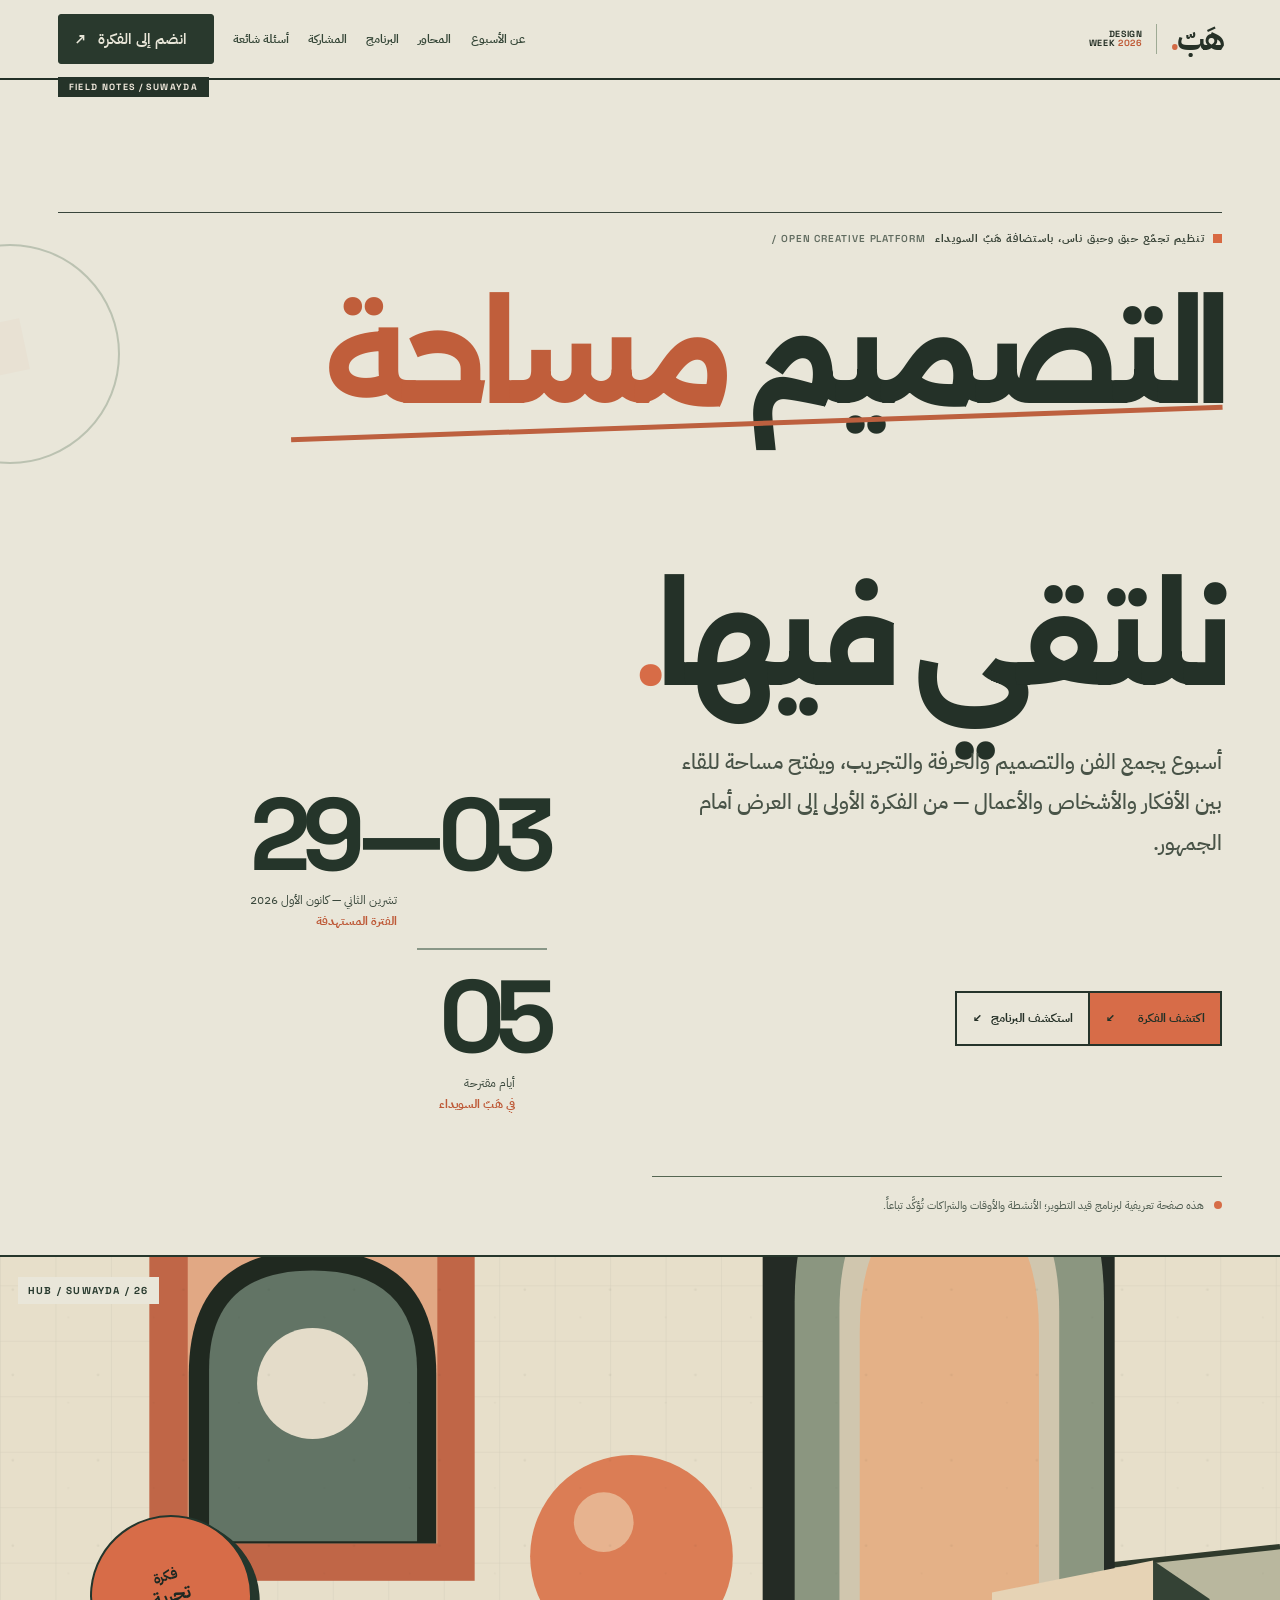
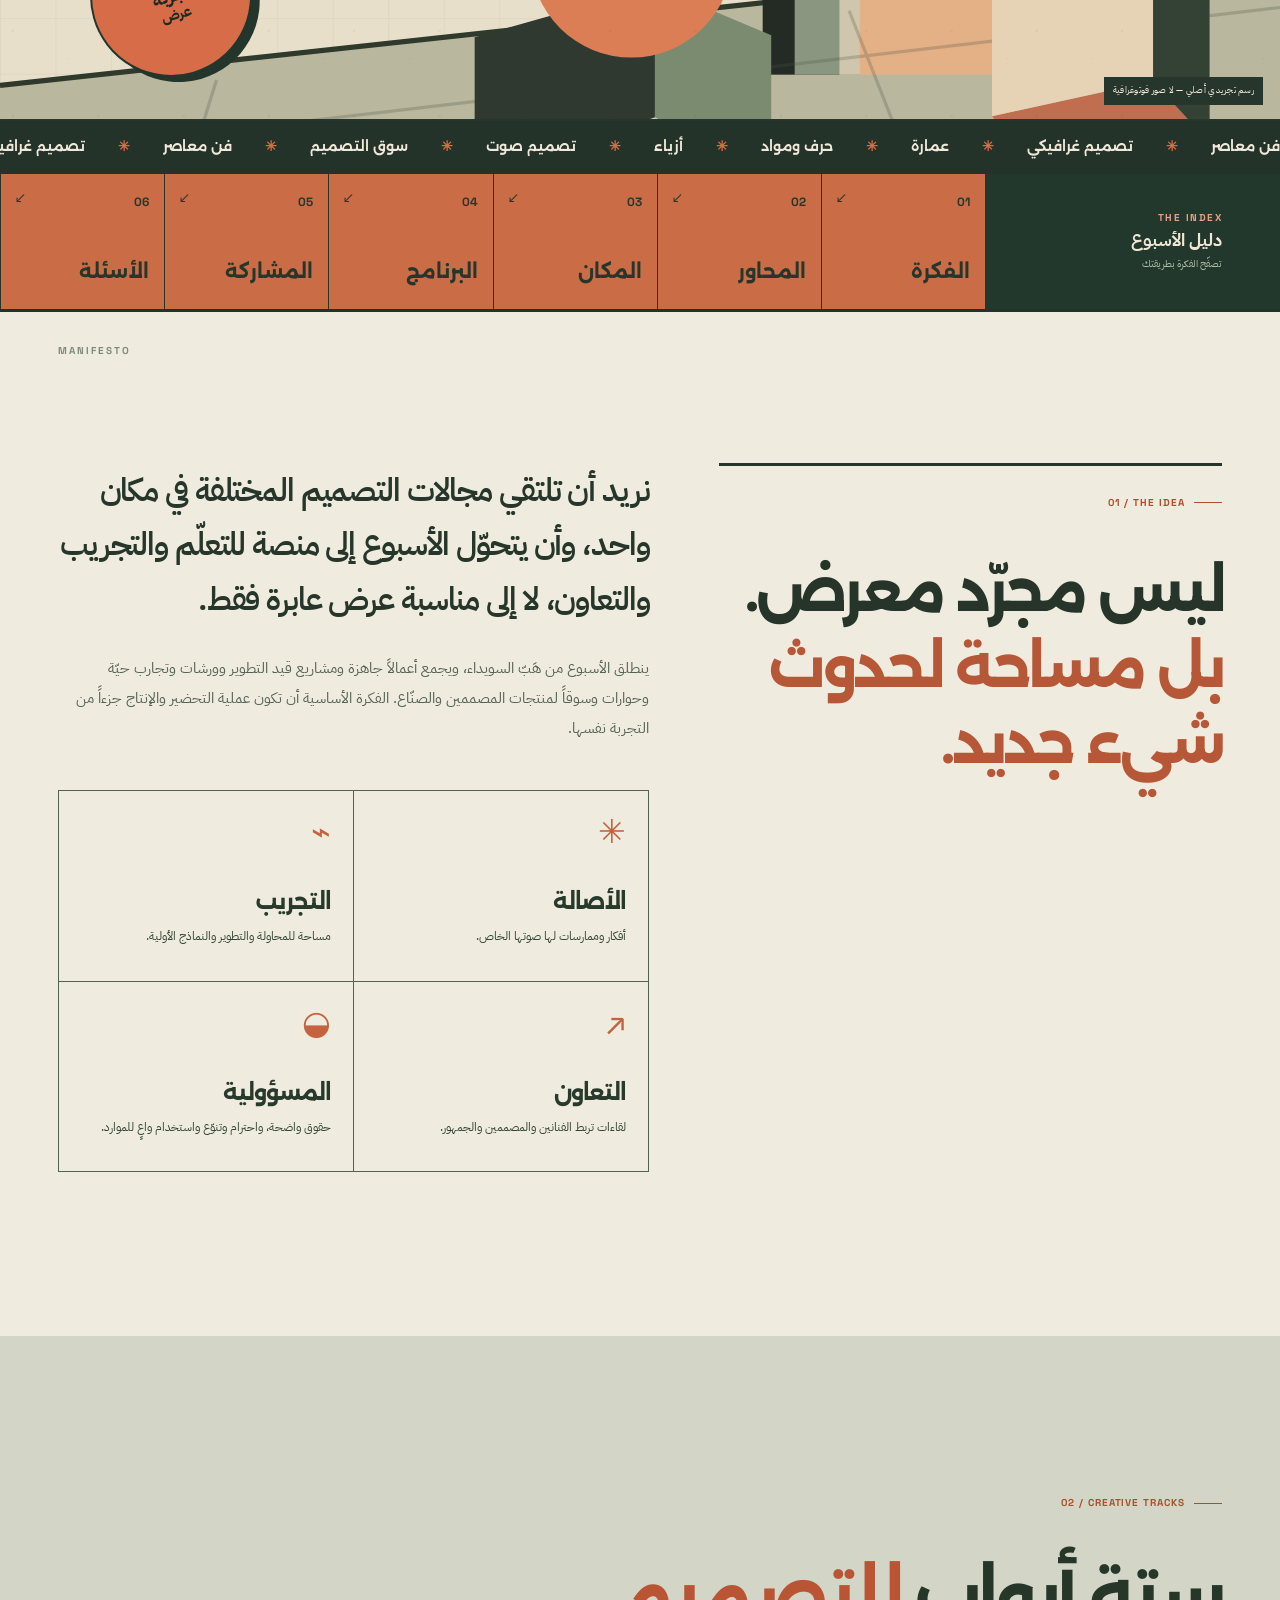
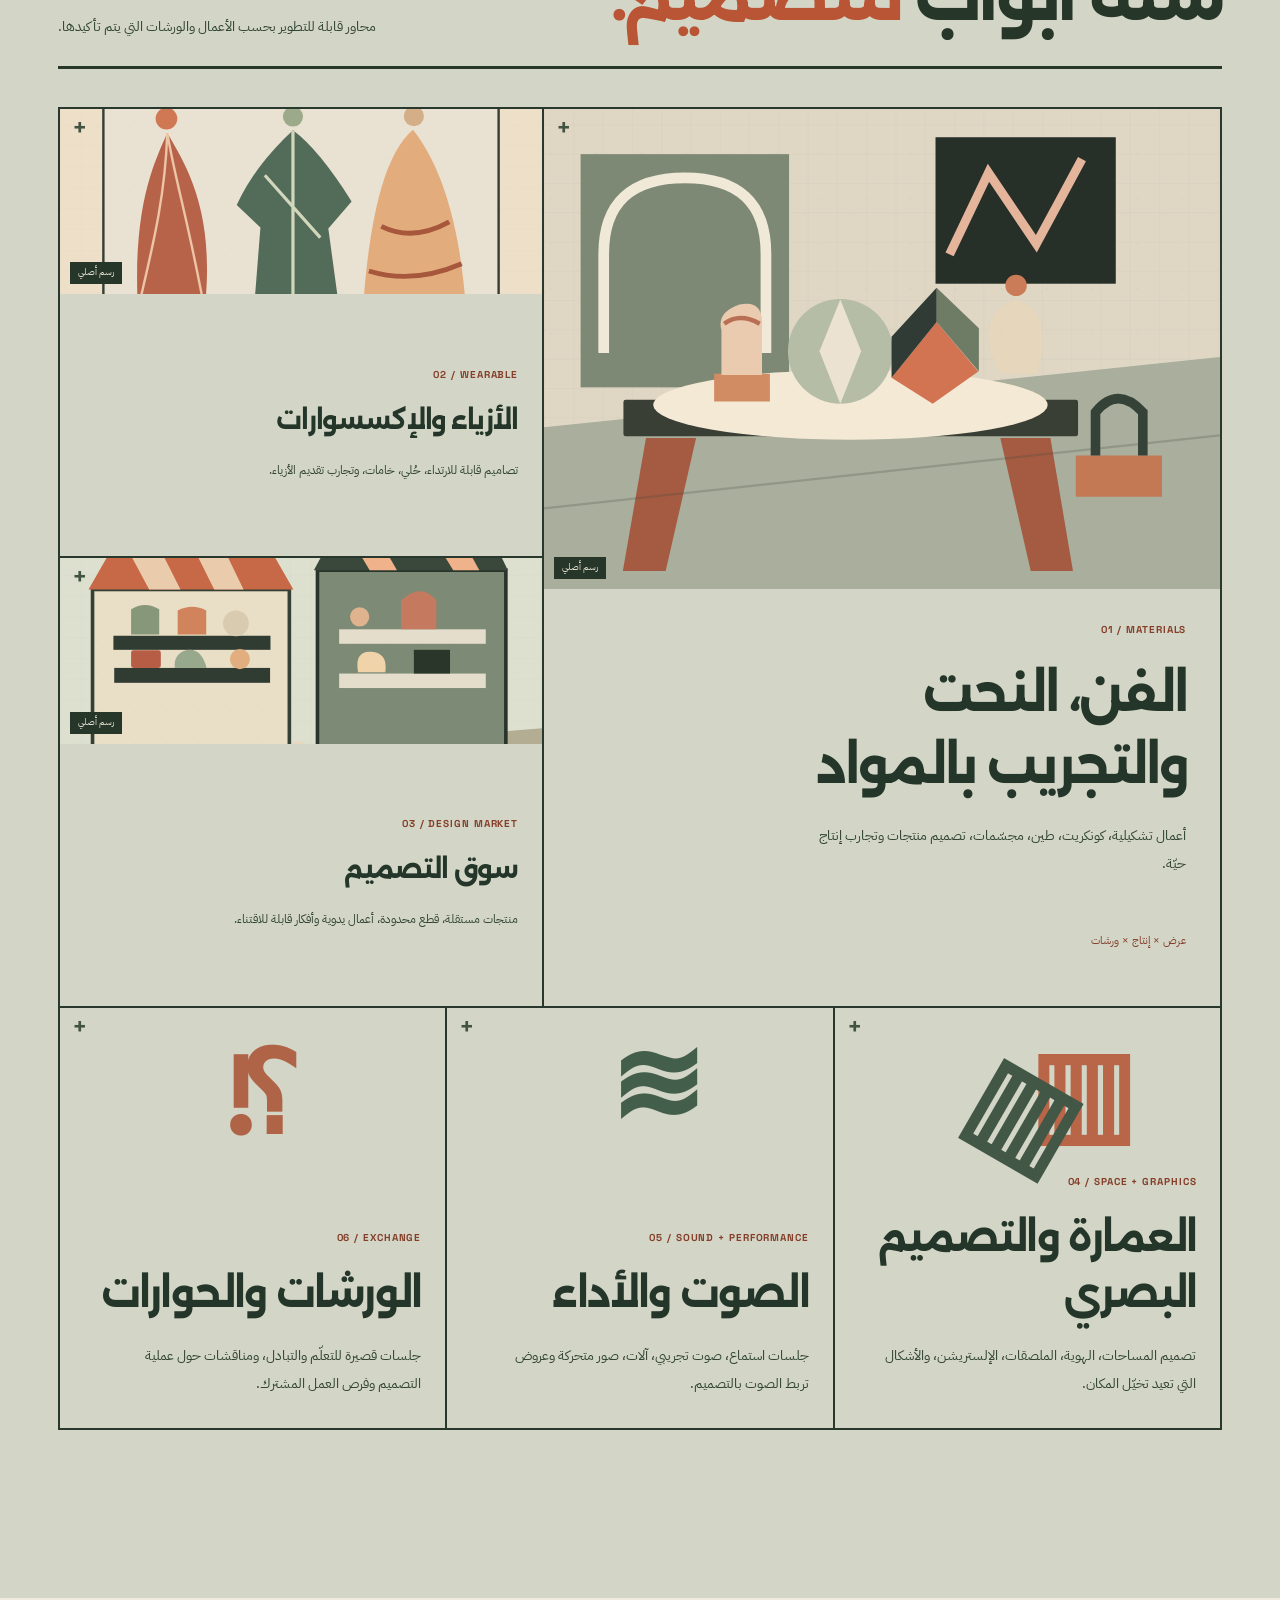
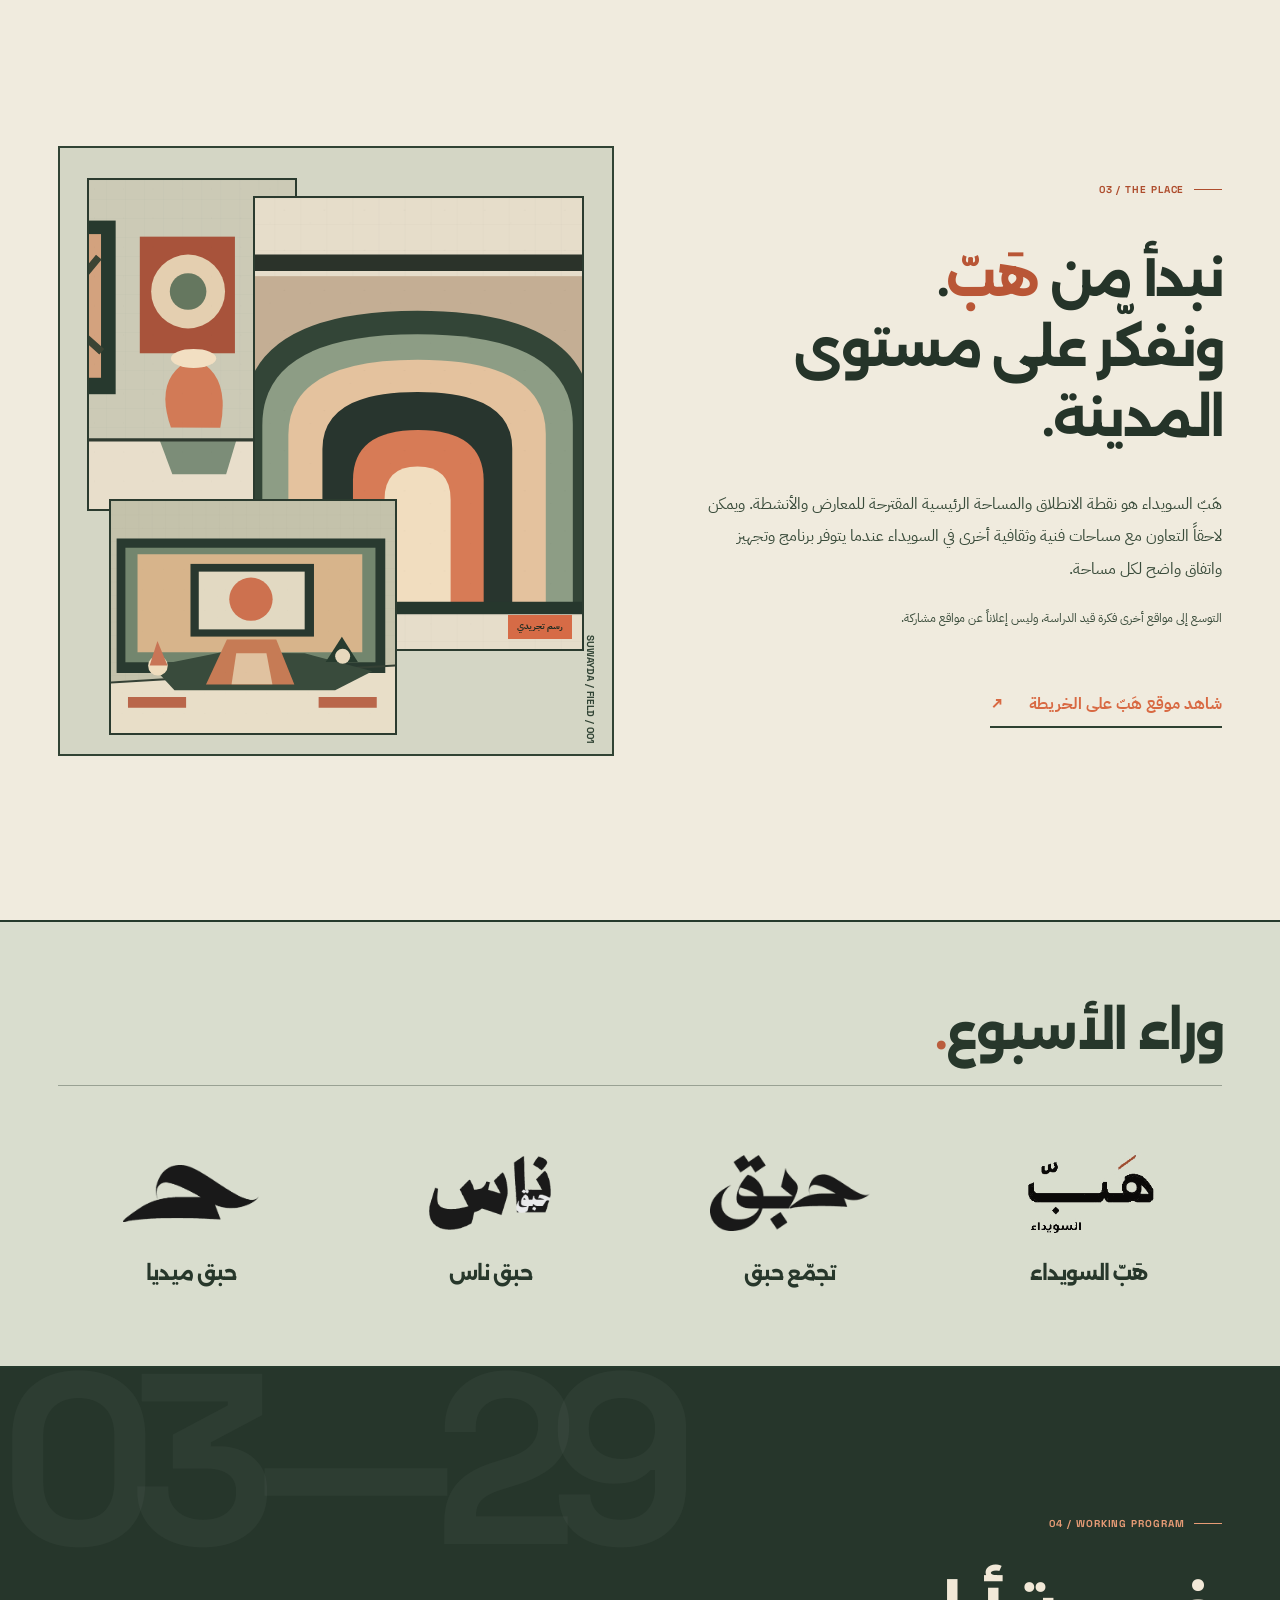
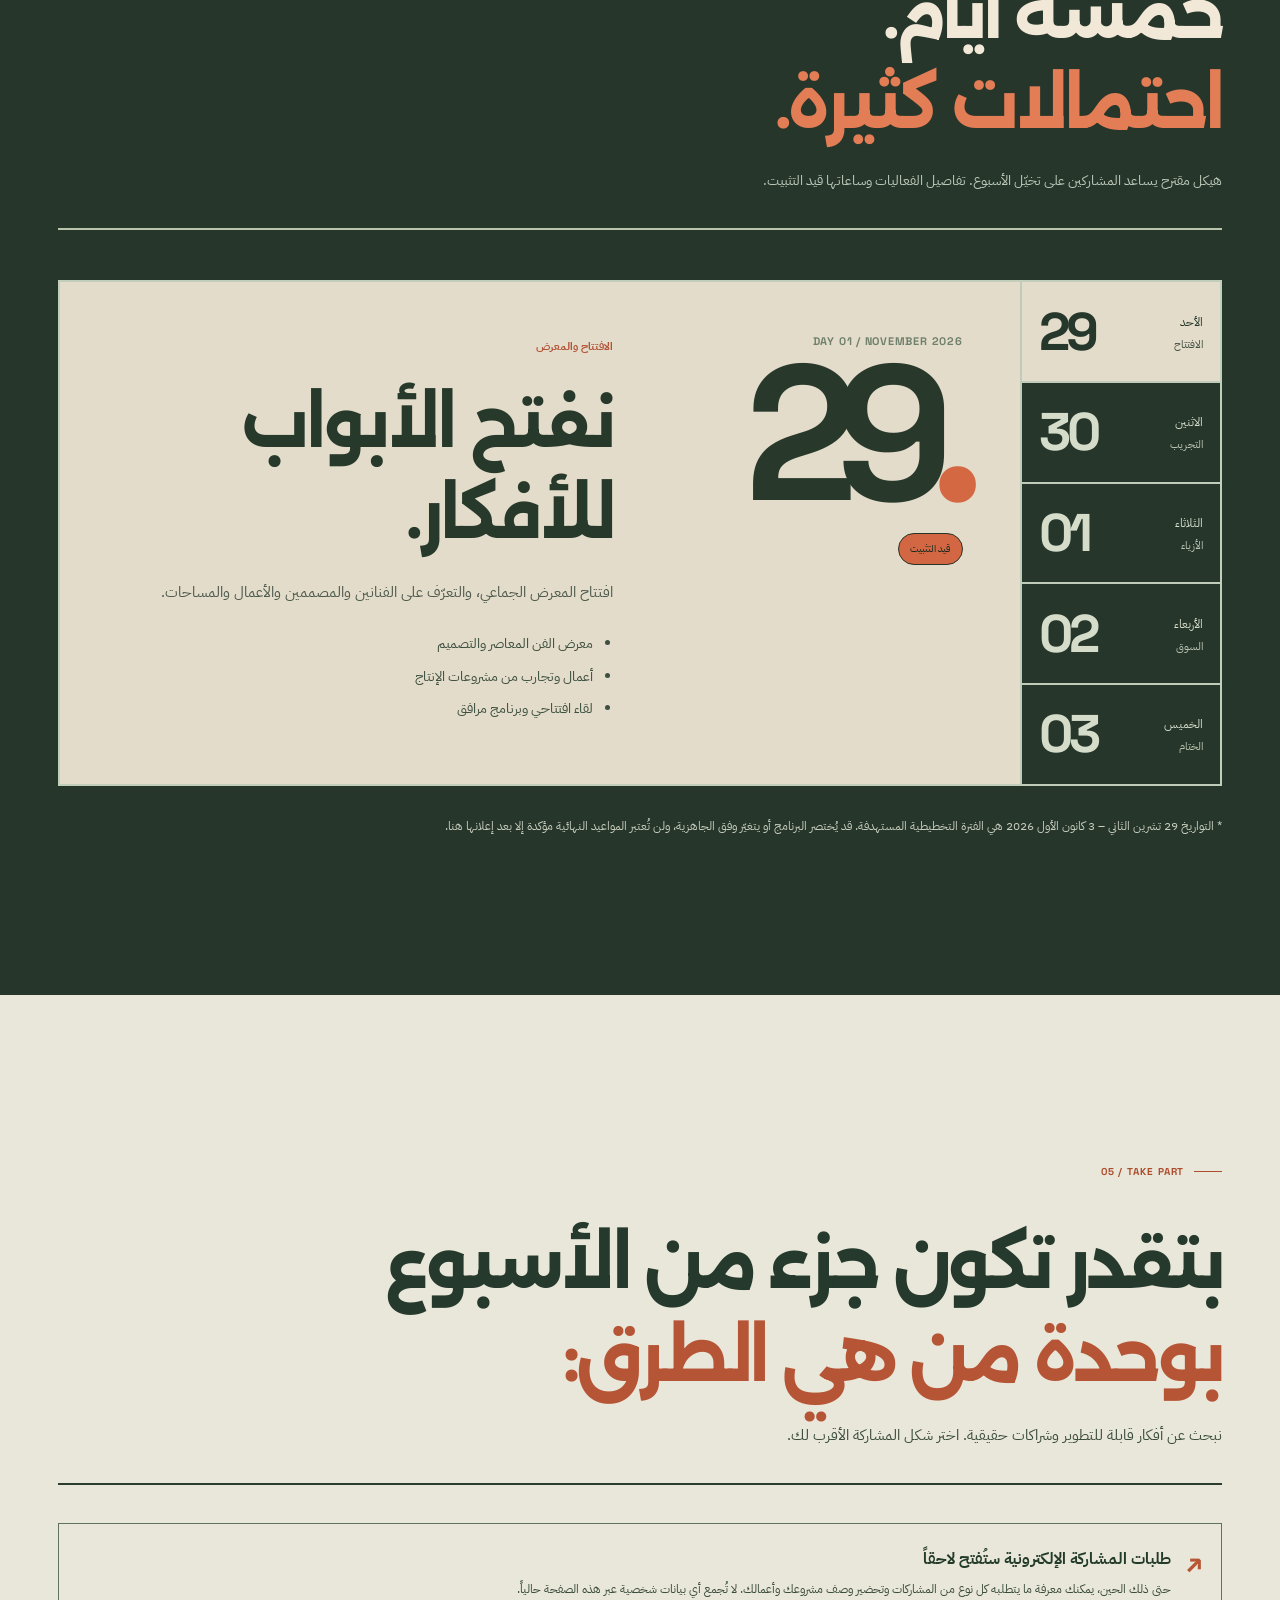
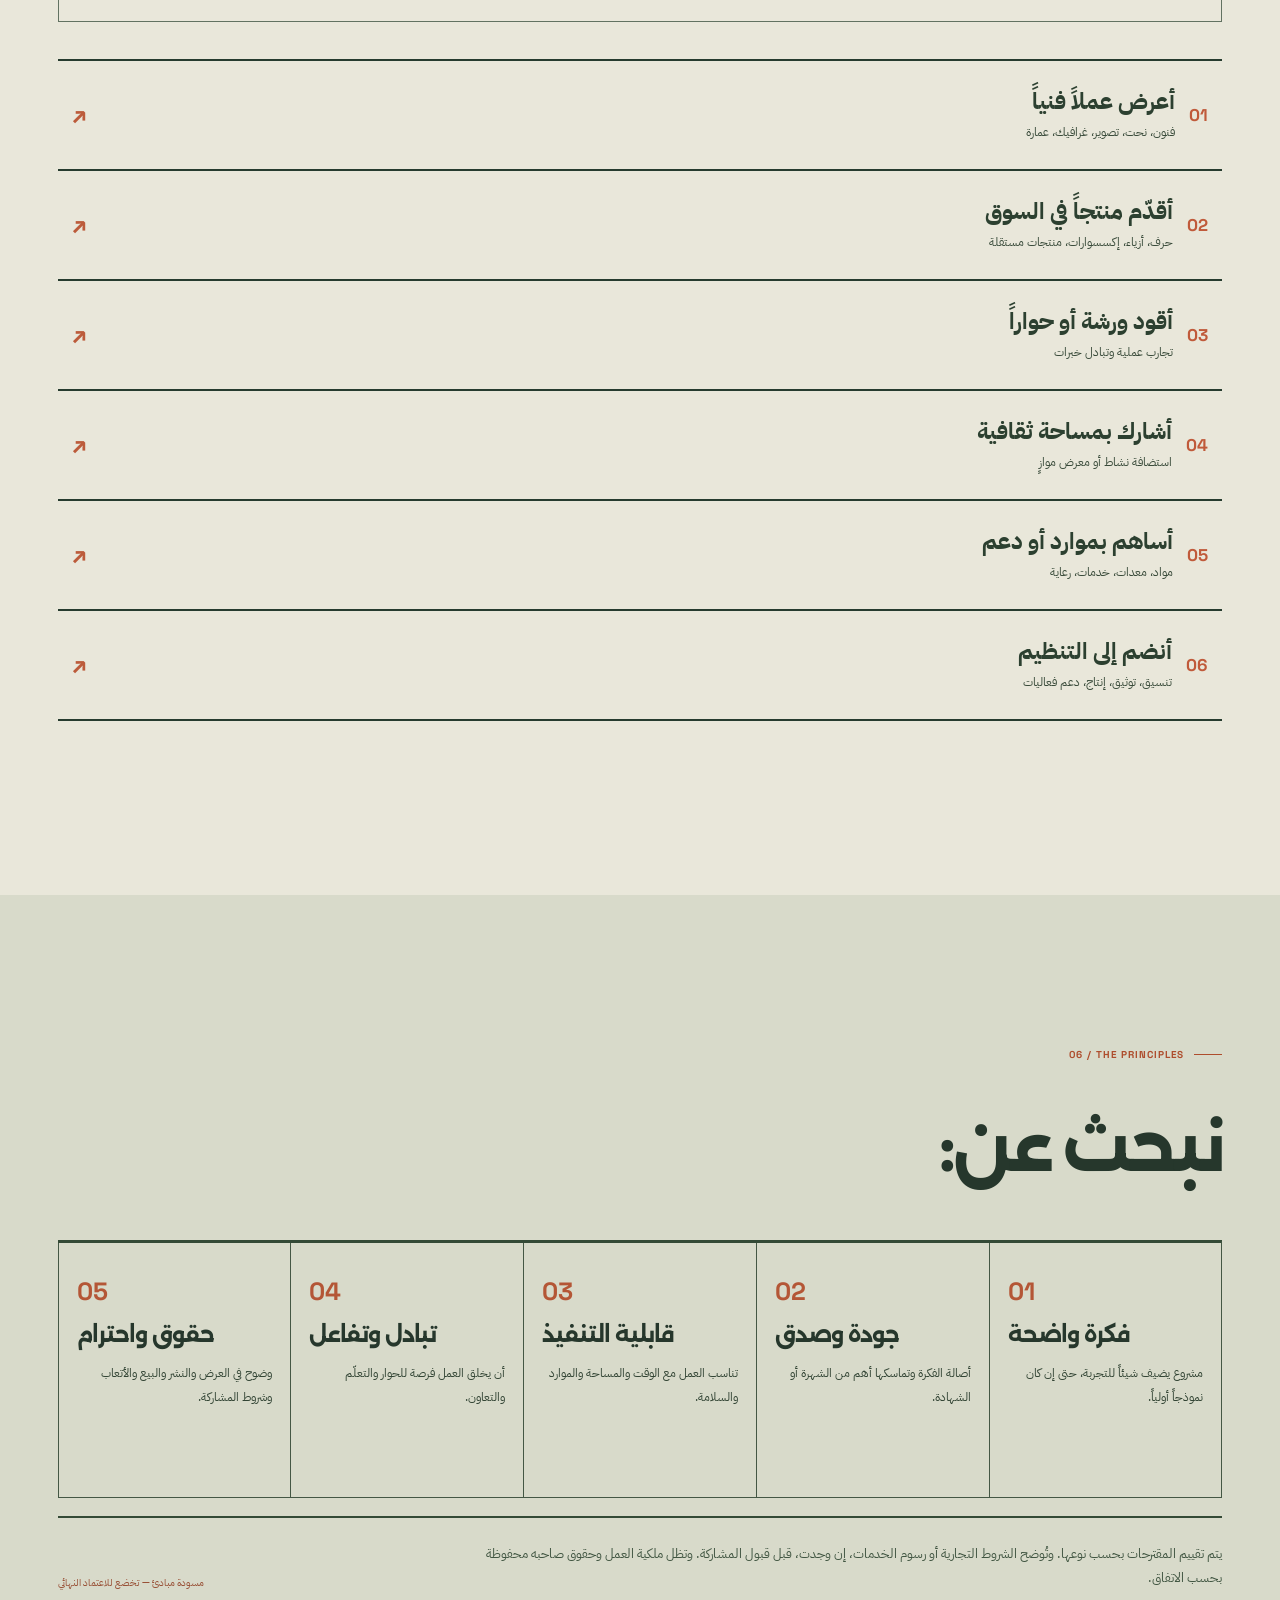
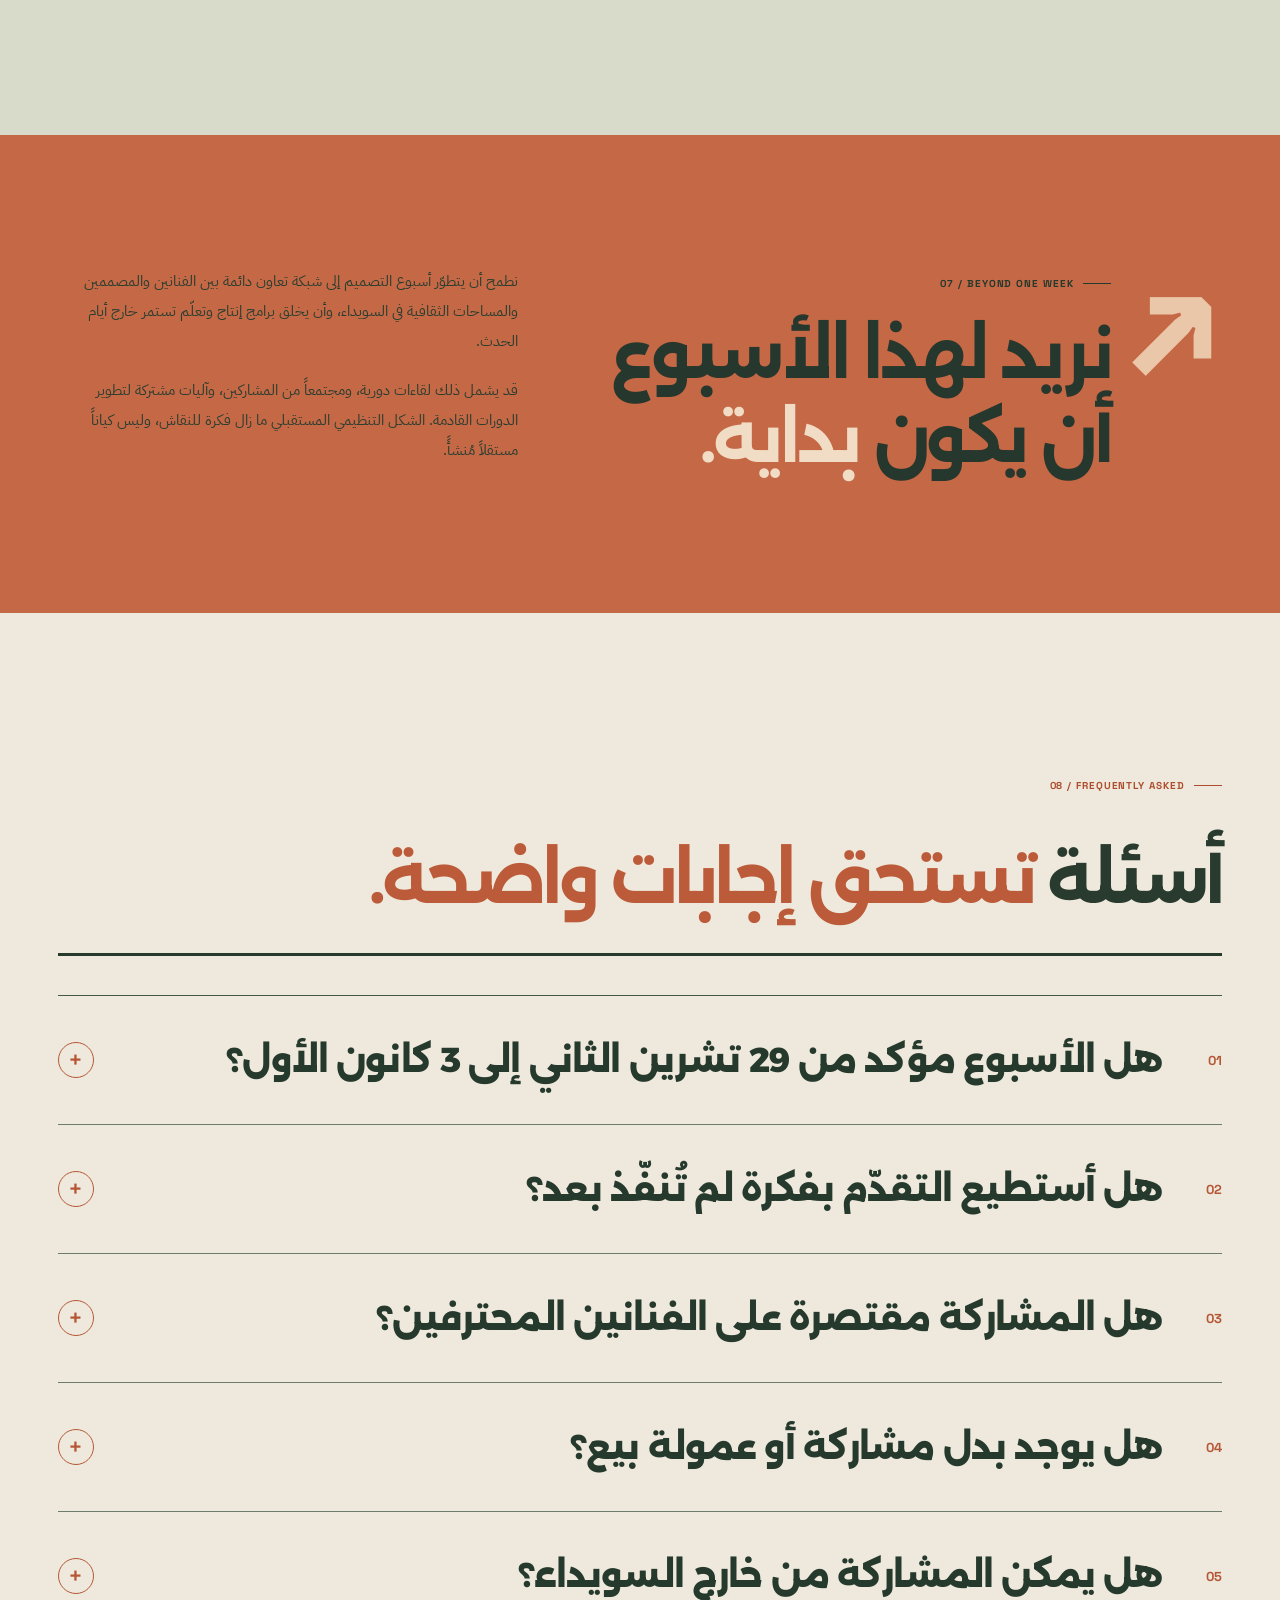
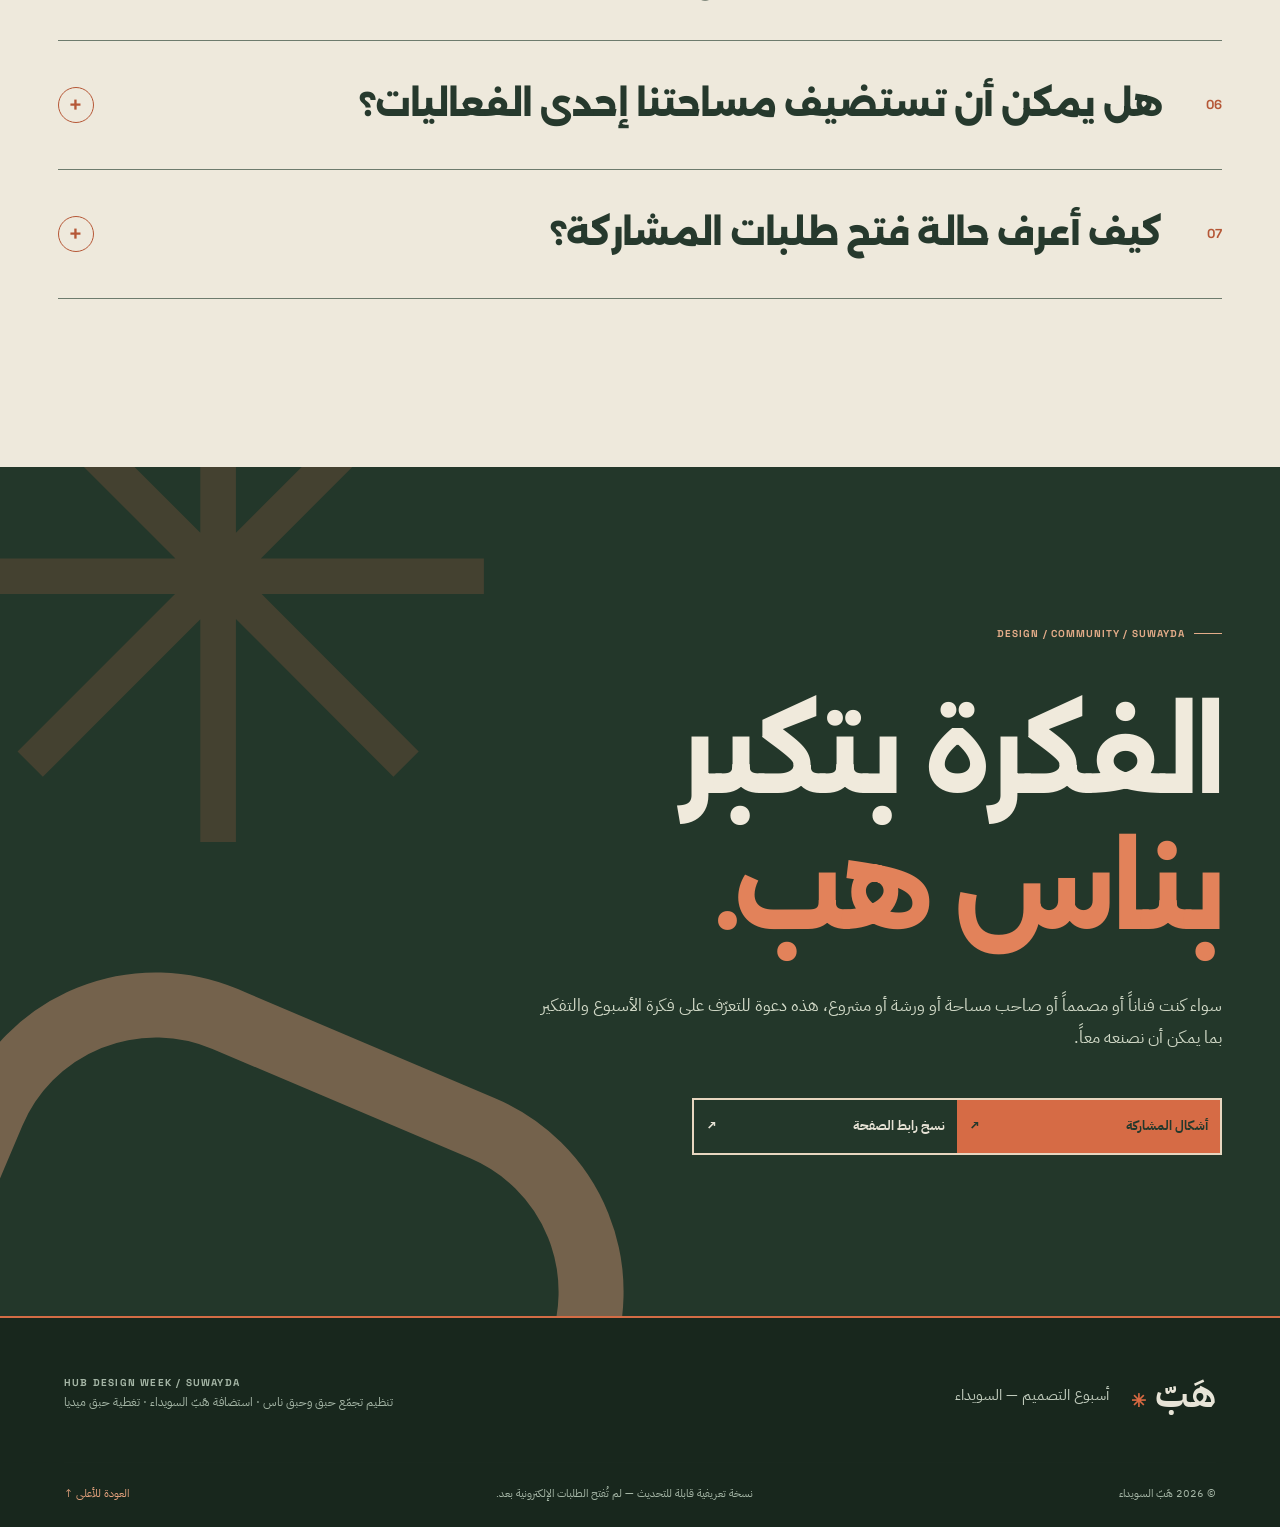
<file: index.html>
<!doctype html>
<html lang="ar" dir="rtl">
<head>
  <meta charset="utf-8">
  <meta name="viewport" content="width=device-width, initial-scale=1">
  <meta name="color-scheme" content="dark light">
  <meta name="theme-color" content="#e9e6d9">
  <meta name="description" content="أسبوع التصميم في هَبّ السويداء: مساحة للتصميم والفنون والتجريب والإنتاج المشترك. تعرّف على الرؤية والأنشطة المقترحة وآليات المشاركة.">
  <meta name="author" content="تجمّع حبق — حبق ناس">
  <meta property="og:type" content="website">
  <meta property="og:title" content="أسبوع التصميم في السويداء | Hub Design Week">
  <meta property="og:description" content="خمسة أيام مقترحة تجمع الفن والتصميم والحرفة والموسيقى والتجريب في هَبّ السويداء. تعرّف على الرؤية وآليات المشاركة.">
  <meta property="og:locale" content="ar_SY">
  <title>أسبوع التصميم في السويداء — هَبّ</title>
  <link rel="icon" type="image/svg+xml" href="./assets/favicon.svg">
  <link rel="preconnect" href="https://fonts.googleapis.com">
  <link rel="preconnect" href="https://fonts.gstatic.com" crossorigin>
  <link href="https://fonts.googleapis.com/css2?family=Alexandria:wght@500;600;700;800&family=IBM+Plex+Sans+Arabic:wght@400;500;600;700&family=Space+Grotesk:wght@400;500;600;700&display=swap" rel="stylesheet">
  <link rel="stylesheet" href="./assets/styles.css">
  <link rel="stylesheet" href="./assets/mobile-first.css">
  <link rel="stylesheet" href="./assets/atlas.css?v=20261120-ecosystem-minimal">
  <link rel="stylesheet" href="./assets/spacing-motion.css">
  <link rel="stylesheet" href="./assets/faq-redesign.css?v=20261120-1">
  <script defer src="./assets/site-config.js"></script>
  <script defer src="./assets/main.js?v=20261120-faq"></script>
  <script defer src="./assets/scroll-effects.js"></script>
</head>
<body class="design-atlas">
  <a class="skip" href="#main">تجاوز إلى المحتوى</a>
  <div class="scroll-progress" aria-hidden="true"></div>
  <header class="site-header" id="top">
    <a class="site-brand" href="#top" aria-label="العودة إلى بداية الصفحة">
      <span class="brand-stamp">هَـبّ<span class="brand-dot">.</span></span>
      <span class="brand-divider"></span>
      <span class="brand-sub">DESIGN<br>WEEK <small>2026</small></span>
    </a>
    <button class="nav-toggle" type="button" aria-expanded="false" aria-controls="site-nav" aria-label="فتح القائمة"><span></span><span></span></button>
    <nav id="site-nav" class="site-nav" aria-label="التنقّل الرئيسي">
      <a href="#about" data-cms-key="nav.about" data-cms-group="التنقل" data-cms-label="رابط عن الأسبوع">عن الأسبوع</a>
      <a href="#tracks" data-cms-key="nav.tracks" data-cms-group="التنقل" data-cms-label="رابط المحاور">المحاور</a>
      <a href="#program" data-cms-key="nav.program" data-cms-group="التنقل" data-cms-label="رابط البرنامج">البرنامج</a>
      <a href="#participate" data-cms-key="nav.participate" data-cms-group="التنقل" data-cms-label="رابط المشاركة">المشاركة</a>
      <a href="#faq" data-cms-key="nav.faq" data-cms-group="التنقل" data-cms-label="رابط أسئلة شائعة">أسئلة شائعة</a>
      <a class="nav-cta" href="#participate"><span data-cms-key="nav.cta" data-cms-group="التنقل" data-cms-label="زر الدعوة للمشاركة">انضم إلى الفكرة</span> <span aria-hidden="true">↗</span></a>
    </nav>
  </header>

  <main id="main">
    <section class="hero section-shell" aria-labelledby="hero-title">
      <div class="hero-graphic" aria-hidden="true"><span class="hero-orbit"></span><span class="hero-block"></span></div>
      <div class="hero-content">
        <div class="eyebrow"><span class="accent-square"></span> <span data-cms-key="hero.kicker" data-cms-group="مقدمة الأسبوع" data-cms-label="تعريف الجهات في المقدمة">تنظيم تجمّع حبق وحبق ناس، باستضافة هَبّ السويداء</span> <span class="eyebrow-en" lang="en">/ OPEN CREATIVE PLATFORM</span></div>
        <h1 id="hero-title"><b data-cms-key="hero.title1" data-cms-group="مقدمة الأسبوع" data-cms-label="عنوان المقدمة — أول كلمة">التصميم</b> <em data-cms-key="hero.title2" data-cms-group="مقدمة الأسبوع" data-cms-label="عنوان المقدمة — الكلمة الملونة">مساحة</em><br><b data-cms-key="hero.title3" data-cms-group="مقدمة الأسبوع" data-cms-label="عنوان المقدمة — السطر الثاني">نلتقي فيها</b><span class="punct">.</span></h1>
        <p class="hero-lead" data-cms-key="hero.lead" data-cms-group="مقدمة الأسبوع" data-cms-label="النص الرئيسي">أسبوع يجمع الفن والتصميم والحرفة والتجريب، ويفتح مساحة للقاء بين الأفكار والأشخاص والأعمال — من الفكرة الأولى إلى العرض أمام الجمهور.</p>
        <div class="hero-actions"><a href="#vision" class="btn btn-solid"><span data-cms-key="hero.action1" data-cms-group="مقدمة الأسبوع" data-cms-label="زر اكتشف الفكرة">اكتشف الفكرة</span> <span aria-hidden="true">↙</span></a><a href="#program" class="btn btn-outline"><span data-cms-key="hero.action2" data-cms-group="مقدمة الأسبوع" data-cms-label="زر استكشف البرنامج">استكشف البرنامج</span> <span aria-hidden="true">↙</span></a></div>
        <div class="hero-data">
          <div><span class="hero-data-value">29—03</span><span class="hero-data-label">تشرين الثاني — كانون الأول 2026<br><b>الفترة المستهدفة</b></span></div>
          <div class="hero-data-divider"></div>
          <div><span class="hero-data-value">05</span><span class="hero-data-label">أيام مقترحة<br><b>في هَبّ السويداء</b></span></div>
        </div>
        <div class="status-note"><span class="note-dot"></span> <span data-cms-key="hero.status" data-cms-group="مقدمة الأسبوع" data-cms-label="ملاحظة حالة التحضير">هذه صفحة تعريفية لبرنامج قيد التطوير؛ الأنشطة والأوقات والشراكات تُؤكَّد تباعاً.</span></div>
      </div>
      <div class="hero-visual atlas-illustration">
        <img src="./assets/illustrations/hero.svg" alt="رسم تجريدي لمساحة معرض تصميم تضم أعمالاً ومنحوتات وزوّاراً" fetchpriority="high" width="1470" height="827">
        <div class="visual-marker marker-top" lang="en">HUB / SUWAYDA / 26</div>
        <div class="visual-sticker" aria-hidden="true"><span>فكرة</span><span>تجربة</span><span>عرض</span></div>
        <div class="image-credit">رسم تجريدي أصلي — لا صور فوتوغرافية</div>
      </div>
    </section>

    <div class="marquee" aria-label="محاور أسبوع التصميم"><div class="marquee-inner" aria-hidden="true">فن معاصر <b>✳</b> تصميم غرافيكي <b>✳</b> عمارة <b>✳</b> حرف ومواد <b>✳</b> أزياء <b>✳</b> تصميم صوت <b>✳</b> سوق التصميم <b>✳</b> فن معاصر <b>✳</b> تصميم غرافيكي <b>✳</b> عمارة <b>✳</b> حرف ومواد <b>✳</b> أزياء <b>✳</b></div></div>


    <nav class="atlas-index" aria-label="دليل أقسام أسبوع التصميم">
      <div class="atlas-index-lead"><span>THE INDEX</span><strong data-cms-key="index.title" data-cms-group="دليل الموقع" data-cms-label="عنوان دليل الأقسام">دليل الأسبوع</strong><small data-cms-key="index.description" data-cms-group="دليل الموقع" data-cms-label="مقدمة الدليل">تصفّح الفكرة بطريقتك</small></div>
      <a href="#about"><span>01</span><strong data-cms-key="index.about" data-cms-group="دليل الموقع" data-cms-label="عنوان قسم الفكرة">الفكرة</strong><i aria-hidden="true">↙</i></a>
      <a href="#tracks"><span>02</span><strong data-cms-key="index.tracks" data-cms-group="دليل الموقع" data-cms-label="عنوان قسم المحاور">المحاور</strong><i aria-hidden="true">↙</i></a>
      <a href="#place"><span>03</span><strong data-cms-key="index.place" data-cms-group="دليل الموقع" data-cms-label="عنوان قسم المكان">المكان</strong><i aria-hidden="true">↙</i></a>
      <a href="#program"><span>04</span><strong data-cms-key="index.program" data-cms-group="دليل الموقع" data-cms-label="عنوان قسم البرنامج">البرنامج</strong><i aria-hidden="true">↙</i></a>
      <a href="#participate"><span>05</span><strong data-cms-key="index.participate" data-cms-group="دليل الموقع" data-cms-label="عنوان قسم المشاركة">المشاركة</strong><i aria-hidden="true">↙</i></a>
      <a href="#faq"><span>06</span><strong data-cms-key="index.faq" data-cms-group="دليل الموقع" data-cms-label="عنوان قسم الأسئلة">الأسئلة</strong><i aria-hidden="true">↙</i></a>
    </nav>

    <section class="section-shell intro" id="about" aria-labelledby="about-title">
      <div class="section-heading"><span class="section-index">01 / THE IDEA</span><h2 id="about-title"><b data-cms-key="about.title1" data-cms-group="تعريف الأسبوع" data-cms-label="عنوان التعريف — السطر الأول">ليس مجرّد معرض.</b><br><span data-cms-key="about.title2" data-cms-group="تعريف الأسبوع" data-cms-label="عنوان التعريف — السطر الثاني">بل مساحة لحدوث شيء جديد.</span></h2></div>
      <div class="intro-grid" id="vision">
        <div class="intro-body"><p class="intro-big" data-cms-key="about.lead" data-cms-group="تعريف الأسبوع" data-cms-label="التعريف الرئيسي">نريد أن تلتقي مجالات التصميم المختلفة في مكان واحد، وأن يتحوّل الأسبوع إلى منصة للتعلّم والتجريب والتعاون، لا إلى مناسبة عرض عابرة فقط.</p><p data-cms-key="about.description" data-cms-group="تعريف الأسبوع" data-cms-label="وصف المبادرة">ينطلق الأسبوع من هَبّ السويداء، ويجمع أعمالاً جاهزة ومشاريع قيد التطوير وورشات وتجارب حيّة وحوارات وسوقاً لمنتجات المصممين والصنّاع. الفكرة الأساسية أن تكون عملية التحضير والإنتاج جزءاً من التجربة نفسها.</p></div>
        <div class="value-grid">
          <div><span class="value-icon">✳</span><h3 data-cms-key="values.originality.title" data-cms-group="المبادئ والقيم" data-cms-label="الأصالة">الأصالة</h3><p data-cms-key="values.originality.description" data-cms-group="المبادئ والقيم" data-cms-label="وصف الأصالة">أفكار وممارسات لها صوتها الخاص.</p></div>
          <div><span class="value-icon">⌁</span><h3 data-cms-key="values.experimentation.title" data-cms-group="المبادئ والقيم" data-cms-label="التجريب">التجريب</h3><p data-cms-key="values.experimentation.description" data-cms-group="المبادئ والقيم" data-cms-label="وصف التجريب">مساحة للمحاولة والتطوير والنماذج الأولية.</p></div>
          <div><span class="value-icon">↗</span><h3 data-cms-key="values.collaboration.title" data-cms-group="المبادئ والقيم" data-cms-label="التعاون">التعاون</h3><p data-cms-key="values.collaboration.description" data-cms-group="المبادئ والقيم" data-cms-label="وصف التعاون">لقاءات تربط الفنانين والمصممين والجمهور.</p></div>
          <div><span class="value-icon">◒</span><h3 data-cms-key="values.responsibility.title" data-cms-group="المبادئ والقيم" data-cms-label="المسؤولية">المسؤولية</h3><p data-cms-key="values.responsibility.description" data-cms-group="المبادئ والقيم" data-cms-label="وصف المسؤولية">حقوق واضحة، واحترام وتنوّع واستخدام واعٍ للموارد.</p></div>
        </div>
      </div>
    </section>

    <section class="section-shell tracks-section" id="tracks" aria-labelledby="tracks-title">
      <div class="section-heading inline"><div><span class="section-index">02 / CREATIVE TRACKS</span><h2 id="tracks-title"><b data-cms-key="tracks.title1" data-cms-group="المحاور الفنية" data-cms-label="عنوان المحاور — الأول">ستة أبواب</b> <span data-cms-key="tracks.title2" data-cms-group="المحاور الفنية" data-cms-label="عنوان المحاور — الملون">للتصميم.</span></h2></div><p data-cms-key="tracks.intro" data-cms-group="المحاور الفنية" data-cms-label="مقدمة المحاور">محاور قابلة للتطوير بحسب الأعمال والورشات التي يتم تأكيدها.</p></div>
      <div class="tracks-grid">
        <article class="track-card track-wide"><div class="track-photo"><img loading="lazy" src="./assets/illustrations/studio.svg" alt="رسم تجريدي لورشة فنية لصناعة وتصميم منتجات" width="1080" height="609"><span class="photo-note">رسم أصلي</span></div><div class="track-body"><span class="track-number">01 / MATERIALS</span><h3><span data-cms-key="tracks.materials.title1" data-cms-group="المحاور الفنية" data-cms-label="الفن والمواد — العنوان 1">الفن، النحت</span><br><span data-cms-key="tracks.materials.title2" data-cms-group="المحاور الفنية" data-cms-label="الفن والمواد — العنوان 2">والتجريب بالمواد</span></h3><p data-cms-key="tracks.materials.description" data-cms-group="المحاور الفنية" data-cms-label="وصف المواد">أعمال تشكيلية، كونكريت، طين، مجسّمات، تصميم منتجات وتجارب إنتاج حيّة.</p><span class="track-keyword">عرض × إنتاج × ورشات</span></div></article>
        <article class="track-card"><div class="track-photo"><img loading="lazy" src="./assets/illustrations/fashion.svg" alt="رسم تجريدي لعرض تصاميم وأزياء في مساحة إبداعية" width="1060" height="596"><span class="photo-note">رسم أصلي</span></div><div class="track-body"><span class="track-number">02 / WEARABLE</span><h3 data-cms-key="tracks.fashion.title" data-cms-group="المحاور الفنية" data-cms-label="الأزياء والإكسسوارات">الأزياء والإكسسوارات</h3><p data-cms-key="tracks.fashion.description" data-cms-group="المحاور الفنية" data-cms-label="وصف الأزياء والإكسسوارات">تصاميم قابلة للارتداء، حُلي، خامات، وتجارب تقديم الأزياء.</p></div></article>
        <article class="track-card"><div class="track-photo"><img loading="lazy" src="./assets/illustrations/market.svg" alt="رسم تجريدي لسوق صُنّاع وتصميم في أجواء مسائية" width="1080" height="609"><span class="photo-note">رسم أصلي</span></div><div class="track-body"><span class="track-number">03 / DESIGN MARKET</span><h3 data-cms-key="tracks.market.title" data-cms-group="المحاور الفنية" data-cms-label="سوق التصميم">سوق التصميم</h3><p data-cms-key="tracks.market.description" data-cms-group="المحاور الفنية" data-cms-label="وصف سوق التصميم">منتجات مستقلة، قطع محدودة، أعمال يدوية وأفكار قابلة للاقتناء.</p></div></article>
        <article class="track-card track-minimal"><div class="track-symbol" aria-hidden="true">▥<span>▥</span></div><div class="track-body"><span class="track-number">04 / SPACE + GRAPHICS</span><h3 data-cms-key="tracks.architecture.title" data-cms-group="المحاور الفنية" data-cms-label="العمارة والتصميم البصري">العمارة والتصميم البصري</h3><p data-cms-key="tracks.architecture.description" data-cms-group="المحاور الفنية" data-cms-label="وصف العمارة والتصميم البصري">تصميم المساحات، الهوية، الملصقات، الإلستريشن، والأشكال التي تعيد تخيّل المكان.</p></div></article>
        <article class="track-card track-minimal orange"><div class="track-symbol sound-symbol" aria-hidden="true">≋</div><div class="track-body"><span class="track-number">05 / SOUND + PERFORMANCE</span><h3 data-cms-key="tracks.sound.title" data-cms-group="المحاور الفنية" data-cms-label="الصوت والأداء">الصوت والأداء</h3><p data-cms-key="tracks.sound.description" data-cms-group="المحاور الفنية" data-cms-label="وصف الصوت والأداء">جلسات استماع، صوت تجريبي، آلات، صور متحركة وعروض تربط الصوت بالتصميم.</p></div></article>
        <article class="track-card track-minimal pale"><div class="track-symbol talk-symbol" aria-hidden="true">؟!</div><div class="track-body"><span class="track-number">06 / EXCHANGE</span><h3 data-cms-key="tracks.workshops.title" data-cms-group="المحاور الفنية" data-cms-label="الورشات والحوارات">الورشات والحوارات</h3><p data-cms-key="tracks.workshops.description" data-cms-group="المحاور الفنية" data-cms-label="وصف الورشات والحوارات">جلسات قصيرة للتعلّم والتبادل، ومناقشات حول عملية التصميم وفرص العمل المشترك.</p></div></article>
      </div>
    </section>

    <section class="section-shell place-section" id="place" aria-labelledby="place-title">
      <div class="place-text"><span class="section-index">03 / THE PLACE</span><h2 id="place-title"><b data-cms-key="place.title1" data-cms-group="المكان" data-cms-label="عنوان المكان — الأول">نبدأ من</b> <em data-cms-key="place.title2" data-cms-group="المكان" data-cms-label="اسم المكان في العنوان">هَبّ</em>.<br><b data-cms-key="place.title3" data-cms-group="المكان" data-cms-label="عنوان المكان — الثاني">ونفكّر على مستوى المدينة.</b></h2><p data-cms-key="place.description" data-cms-group="المكان" data-cms-label="تعريف المكان">هَبّ السويداء هو نقطة الانطلاق والمساحة الرئيسية المقترحة للمعارض والأنشطة. ويمكن لاحقاً التعاون مع مساحات فنية وثقافية أخرى في السويداء عندما يتوفر برنامج وتجهيز واتفاق واضح لكل مساحة.</p><p class="small-note" data-cms-key="place.note" data-cms-group="المكان" data-cms-label="ملاحظة المكان">التوسع إلى مواقع أخرى فكرة قيد الدراسة، وليس إعلاناً عن مواقع مشاركة.</p><a class="text-link" href="https://maps.app.goo.gl/bVf3p4Tzz5wDsM7r9?g_st=aw" target="_blank" rel="noopener noreferrer"><span data-cms-key="place.link" data-cms-group="المكان" data-cms-label="نص رابط الخريطة">شاهد موقع هَبّ على الخريطة</span> <span aria-hidden="true">↗</span></a></div>
      <div class="place-collage"><figure class="place-a"><img loading="lazy" src="./assets/illustrations/entrance.svg" alt="رسم تجريدي مستوحى من مدخل مساحة ثقافية" width="720" height="1641"><figcaption>رسم تجريدي</figcaption></figure><figure class="place-b"><img loading="lazy" src="./assets/illustrations/gallery.svg" alt="رسم تجريدي لمساحة معرض فني" width="720" height="1641"></figure><figure class="place-c"><img loading="lazy" src="./assets/illustrations/hall.svg" alt="رسم معماري تجريدي لقاعة متعددة الاستخدامات" width="720" height="1641"></figure></div>
    </section>

    <section class="section-shell ecosystem-section" id="ecosystem" aria-labelledby="ecosystem-title">
      <div class="ecosystem-intro">
        <h2 id="ecosystem-title" data-cms-key="ecosystem.title" data-cms-group="الجهات والأدوار" data-cms-label="عنوان قسم الجهات">وراء الأسبوع<span class="ecosystem-period">.</span></h2>
      </div>
      <div class="ecosystem-roles">
        <article class="ecosystem-role ecosystem-host">
          <div class="ecosystem-logo ecosystem-logo-hub"><img loading="lazy" decoding="async" src="./assets/brands/hub-sweida.png" alt="شعار هَبّ السويداء" width="208" height="144"></div>
          <h3 data-cms-key="ecosystem.host.name" data-cms-group="الجهات والأدوار" data-cms-label="اسم الجهة المضيفة">هَبّ السويداء</h3>
        </article>
        <article class="ecosystem-role ecosystem-habaq">
          <div class="ecosystem-logo ecosystem-logo-habaq"><img loading="lazy" decoding="async" src="./assets/brands/habaq-collective.png" alt="شعار تجمّع حبق" width="390" height="184"></div>
          <h3 data-cms-key="ecosystem.habaq.name" data-cms-group="الجهات والأدوار" data-cms-label="اسم تجمع حبق">تجمّع حبق</h3>
        </article>
        <article class="ecosystem-role ecosystem-nas">
          <div class="ecosystem-logo ecosystem-logo-nas"><img loading="lazy" decoding="async" src="./assets/brands/habaq-nas.png" alt="شعار حبق ناس" width="346" height="210"></div>
          <h3 data-cms-key="ecosystem.nas.name" data-cms-group="الجهات والأدوار" data-cms-label="اسم مشروع حبق ناس">حبق ناس</h3>
        </article>
        <article class="ecosystem-role ecosystem-media">
          <div class="ecosystem-logo ecosystem-logo-media"><img loading="lazy" decoding="async" src="./assets/brands/habaq-media.png" alt="شعار حبق ميديا" width="340" height="143"></div>
          <h3 data-cms-key="ecosystem.media.name" data-cms-group="الجهات والأدوار" data-cms-label="اسم حبق ميديا">حبق ميديا</h3>
        </article>
      </div>
    </section>

    <section class="program-section" id="program" aria-labelledby="program-title">
      <div class="section-shell"><div class="section-heading inline"><div><span class="section-index">04 / WORKING PROGRAM</span><h2 id="program-title"><b data-cms-key="program.headline1" data-cms-group="البرنامج" data-cms-label="عنوان البرنامج — الأول">خمسة أيام.</b><br><span data-cms-key="program.headline2" data-cms-group="البرنامج" data-cms-label="عنوان البرنامج — الثاني">احتمالات كثيرة.</span></h2></div><p data-cms-key="program.intro" data-cms-group="البرنامج" data-cms-label="مقدمة البرنامج">هيكل مقترح يساعد المشاركين على تخيّل الأسبوع. تفاصيل الفعاليات وساعاتها قيد التثبيت.</p></div>
      <div class="schedule"><div class="schedule-tabs" role="tablist" aria-label="أيام الأسبوع">
        <button type="button" class="day-tab is-active" role="tab" aria-selected="true" aria-controls="day-content" id="day-1" data-day="0"><span class="day-name">الأحد</span><strong>29</strong><span class="day-small" data-cms-key="program.0.short" data-cms-group="البرنامج" data-cms-label="عنوان يوم 1">الافتتاح</span></button>
        <button type="button" class="day-tab" role="tab" aria-selected="false" aria-controls="day-content" id="day-2" data-day="1" tabindex="-1"><span class="day-name">الاثنين</span><strong>30</strong><span class="day-small" data-cms-key="program.1.short" data-cms-group="البرنامج" data-cms-label="عنوان يوم 2">التجريب</span></button>
        <button type="button" class="day-tab" role="tab" aria-selected="false" aria-controls="day-content" id="day-3" data-day="2" tabindex="-1"><span class="day-name">الثلاثاء</span><strong>01</strong><span class="day-small" data-cms-key="program.2.short" data-cms-group="البرنامج" data-cms-label="عنوان يوم 3">الأزياء</span></button>
        <button type="button" class="day-tab" role="tab" aria-selected="false" aria-controls="day-content" id="day-4" data-day="3" tabindex="-1"><span class="day-name">الأربعاء</span><strong>02</strong><span class="day-small" data-cms-key="program.3.short" data-cms-group="البرنامج" data-cms-label="عنوان يوم 4">السوق</span></button>
        <button type="button" class="day-tab" role="tab" aria-selected="false" aria-controls="day-content" id="day-5" data-day="4" tabindex="-1"><span class="day-name">الخميس</span><strong>03</strong><span class="day-small" data-cms-key="program.4.short" data-cms-group="البرنامج" data-cms-label="عنوان يوم 5">الختام</span></button>
      </div><div class="schedule-panel" role="tabpanel" id="day-content" aria-labelledby="day-1" tabindex="0">
        <div class="schedule-aside"><span class="schedule-overline">DAY 01 / NOVEMBER 2026</span><div class="giant-number" id="panel-number">29<span>.</span></div><div class="schedule-state">قيد التثبيت</div></div>
        <div class="schedule-description"><span class="schedule-tag" id="panel-tag">الافتتاح والمعرض</span><h3 id="panel-title">نفتح الأبواب للأفكار.</h3><p id="panel-summary">افتتاح المعرض الجماعي، والتعرّف على الفنانين والمصممين والأعمال والمساحات.</p><ul id="panel-list"><li>معرض الفن المعاصر والتصميم</li><li>أعمال وتجارب من مشروعات الإنتاج</li><li>لقاء افتتاحي وبرنامج مرافق</li></ul></div>
      </div></div><p class="program-disclaimer" data-cms-key="program.disclaimer" data-cms-group="البرنامج" data-cms-label="التواريخ">* التواريخ 29 تشرين الثاني – 3 كانون الأول 2026 هي الفترة التخطيطية المستهدفة. قد يُختصر البرنامج أو يتغيّر وفق الجاهزية، ولن تُعتبر المواعيد النهائية مؤكدة إلا بعد إعلانها هنا.</p></div>
    </section>

    <section class="section-shell participate-section" id="participate" aria-labelledby="participate-title">
      <div class="section-heading inline"><div><span class="section-index">05 / TAKE PART</span><h2 id="participate-title"><b data-cms-key="participate.headline1" data-cms-group="المشاركة" data-cms-label="عنوان المشاركة — الأول">بتقدر تكون جزء من الأسبوع</b><br><span data-cms-key="participate.headline2" data-cms-group="المشاركة" data-cms-label="عنوان المشاركة — الثاني">بوحدة من هي الطرق:</span></h2></div><p data-cms-key="participate.intro" data-cms-group="المشاركة" data-cms-label="مقدمة المشاركة">نبحث عن أفكار قابلة للتطوير وشراكات حقيقية. اختر شكل المشاركة الأقرب لك.</p></div>
      <div class="application-note"><span class="notice-icon" aria-hidden="true">↗</span><div><strong>طلبات المشاركة الإلكترونية ستُفتح لاحقاً</strong><p>حتى ذلك الحين، يمكنك معرفة ما يتطلبه كل نوع من المشاركات وتحضير وصف مشروعك وأعمالك. لا تُجمع أي بيانات شخصية عبر هذه الصفحة حالياً.</p></div></div>
      <div class="participation-grid" id="participation-grid">
        <button class="participation-card" type="button" aria-controls="application-detail" aria-expanded="false" data-type="artist" aria-pressed="false"><span class="part-index">01</span><span class="part-main"><strong data-cms-key="participate.artist.title" data-cms-group="المشاركة" data-cms-label="عنوان أعرض عملاً فنياً">أعرض عملاً فنياً</strong><small data-cms-key="participate.artist.subtitle" data-cms-group="المشاركة" data-cms-label="وصف أعرض عملاً فنياً">فنون، نحت، تصوير، غرافيك، عمارة</small></span><span class="part-arrow" aria-hidden="true">↗</span></button>
        <button class="participation-card" type="button" aria-controls="application-detail" aria-expanded="false" data-type="maker" aria-pressed="false"><span class="part-index">02</span><span class="part-main"><strong data-cms-key="participate.maker.title" data-cms-group="المشاركة" data-cms-label="عنوان أقدّم منتجاً في السوق">أقدّم منتجاً في السوق</strong><small data-cms-key="participate.maker.subtitle" data-cms-group="المشاركة" data-cms-label="وصف أقدّم منتجاً في السوق">حرف، أزياء، إكسسوارات، منتجات مستقلة</small></span><span class="part-arrow" aria-hidden="true">↗</span></button>
        <button class="participation-card" type="button" aria-controls="application-detail" aria-expanded="false" data-type="workshop" aria-pressed="false"><span class="part-index">03</span><span class="part-main"><strong data-cms-key="participate.workshop.title" data-cms-group="المشاركة" data-cms-label="عنوان أقود ورشة أو حواراً">أقود ورشة أو حواراً</strong><small data-cms-key="participate.workshop.subtitle" data-cms-group="المشاركة" data-cms-label="وصف أقود ورشة أو حواراً">تجارب عملية وتبادل خبرات</small></span><span class="part-arrow" aria-hidden="true">↗</span></button>
        <button class="participation-card" type="button" aria-controls="application-detail" aria-expanded="false" data-type="space" aria-pressed="false"><span class="part-index">04</span><span class="part-main"><strong data-cms-key="participate.space.title" data-cms-group="المشاركة" data-cms-label="عنوان أشارك بمساحة ثقافية">أشارك بمساحة ثقافية</strong><small data-cms-key="participate.space.subtitle" data-cms-group="المشاركة" data-cms-label="وصف أشارك بمساحة ثقافية">استضافة نشاط أو معرض موازٍ</small></span><span class="part-arrow" aria-hidden="true">↗</span></button>
        <button class="participation-card" type="button" aria-controls="application-detail" aria-expanded="false" data-type="partner" aria-pressed="false"><span class="part-index">05</span><span class="part-main"><strong data-cms-key="participate.partner.title" data-cms-group="المشاركة" data-cms-label="عنوان أساهم بموارد أو دعم">أساهم بموارد أو دعم</strong><small data-cms-key="participate.partner.subtitle" data-cms-group="المشاركة" data-cms-label="وصف أساهم بموارد أو دعم">مواد، معدات، خدمات، رعاية</small></span><span class="part-arrow" aria-hidden="true">↗</span></button>
        <button class="participation-card" type="button" aria-controls="application-detail" aria-expanded="false" data-type="crew" aria-pressed="false"><span class="part-index">06</span><span class="part-main"><strong data-cms-key="participate.crew.title" data-cms-group="المشاركة" data-cms-label="عنوان أنضم إلى التنظيم">أنضم إلى التنظيم</strong><small data-cms-key="participate.crew.subtitle" data-cms-group="المشاركة" data-cms-label="وصف أنضم إلى التنظيم">تنسيق، توثيق، إنتاج، دعم فعاليات</small></span><span class="part-arrow" aria-hidden="true">↗</span></button>
      </div>
      <div class="application-detail" id="application-detail" role="region" aria-label="تفاصيل المشاركة المختارة" aria-live="polite" hidden><div><span class="section-index" data-cms-key="participate.detail.kicker" data-cms-group="المشاركة" data-cms-label="عنوان الإرشادات">جهّز فكرتك</span><h3 id="application-title">اختر شكل المشاركة</h3><p id="application-desc">سنوضح لك المعلومات الأساسية المطلوبة للبدء، ثم نضيف رابط التقديم الإلكتروني عند تفعيله.</p></div><div><h4 data-cms-key="participate.detail.prep" data-cms-group="المشاركة" data-cms-label="عنوان المتطلبات">ما الذي يمكن تحضيره؟</h4><ul id="application-requirements"><li>وصف مختصر للفكرة أو العمل</li><li>صور أو روابط لأعمال سابقة إن توفرت</li><li>احتياجات المساحة والتجهيز</li></ul><a id="application-link" class="btn btn-muted" href="#participate" aria-disabled="true" tabindex="-1">استقبال الطلبات لم يُفتح بعد</a></div></div>
    </section>

    <section class="section-shell standards-section" id="standards" aria-labelledby="standards-title"><div class="section-heading"><span class="section-index">06 / THE PRINCIPLES</span><h2 id="standards-title" data-cms-key="standards.title" data-cms-group="معايير الاختيار" data-cms-label="العنوان الرئيسي">نبحث عن:</h2></div><div class="standards-grid"><article><span>01</span><h3 data-cms-key="standards.1.title" data-cms-group="معايير الاختيار" data-cms-label="فكرة واضحة">فكرة واضحة</h3><p data-cms-key="standards.1.description" data-cms-group="معايير الاختيار" data-cms-label="شرح فكرة واضحة">مشروع يضيف شيئاً للتجربة، حتى إن كان نموذجاً أولياً.</p></article><article><span>02</span><h3 data-cms-key="standards.2.title" data-cms-group="معايير الاختيار" data-cms-label="جودة وصدق">جودة وصدق</h3><p data-cms-key="standards.2.description" data-cms-group="معايير الاختيار" data-cms-label="شرح جودة وصدق">أصالة الفكرة وتماسكها أهم من الشهرة أو الشهادة.</p></article><article><span>03</span><h3 data-cms-key="standards.3.title" data-cms-group="معايير الاختيار" data-cms-label="قابلية التنفيذ">قابلية التنفيذ</h3><p data-cms-key="standards.3.description" data-cms-group="معايير الاختيار" data-cms-label="شرح قابلية التنفيذ">تناسب العمل مع الوقت والمساحة والموارد والسلامة.</p></article><article><span>04</span><h3 data-cms-key="standards.4.title" data-cms-group="معايير الاختيار" data-cms-label="تبادل وتفاعل">تبادل وتفاعل</h3><p data-cms-key="standards.4.description" data-cms-group="معايير الاختيار" data-cms-label="شرح تبادل وتفاعل">أن يخلق العمل فرصة للحوار والتعلّم والتعاون.</p></article><article><span>05</span><h3 data-cms-key="standards.5.title" data-cms-group="معايير الاختيار" data-cms-label="حقوق واحترام">حقوق واحترام</h3><p data-cms-key="standards.5.description" data-cms-group="معايير الاختيار" data-cms-label="شرح حقوق واحترام">وضوح في العرض والنشر والبيع والأتعاب وشروط المشاركة.</p></article></div><div class="standards-footer"><p data-cms-key="standards.note" data-cms-group="معايير الاختيار" data-cms-label="شروط التقييم">يتم تقييم المقترحات بحسب نوعها. وتُوضح الشروط التجارية أو رسوم الخدمات، إن وجدت، قبل قبول المشاركة. وتظل ملكية العمل وحقوق صاحبه محفوظة بحسب الاتفاق.</p><span data-cms-key="standards.caption" data-cms-group="معايير الاختيار" data-cms-label="حالة مسودة المعايير">مسودة مبادئ — تخضع للاعتماد النهائي</span></div></section>

    <section class="section-shell community-section" id="future"><div class="community-mark" aria-hidden="true">↗</div><div><span class="section-index">07 / BEYOND ONE WEEK</span><h2><b data-cms-key="future.title1" data-cms-group="الرؤية المستقبلية" data-cms-label="عنوان الرؤية — الأول">نريد لهذا الأسبوع</b><br><b data-cms-key="future.title2" data-cms-group="الرؤية المستقبلية" data-cms-label="عنوان الرؤية — الثاني">أن يكون</b> <em data-cms-key="future.title3" data-cms-group="الرؤية المستقبلية" data-cms-label="عنوان الرؤية — الملون">بداية.</em></h2></div><div class="community-copy"><p data-cms-key="future.vision" data-cms-group="الرؤية المستقبلية" data-cms-label="الرؤية">نطمح أن يتطوّر أسبوع التصميم إلى شبكة تعاون دائمة بين الفنانين والمصممين والمساحات الثقافية في السويداء، وأن يخلق برامج إنتاج وتعلّم تستمر خارج أيام الحدث.</p><p data-cms-key="future.details" data-cms-group="الرؤية المستقبلية" data-cms-label="التفاصيل">قد يشمل ذلك لقاءات دورية، ومجتمعاً من المشاركين، وآليات مشتركة لتطوير الدورات القادمة. الشكل التنظيمي المستقبلي ما زال فكرة للنقاش، وليس كياناً مستقلاً مُنشأً.</p></div></section>

    <section class="section-shell faq-section" id="faq" aria-labelledby="faq-title"><div class="section-heading"><span class="section-index">08 / FREQUENTLY ASKED</span><h2 id="faq-title"><b data-cms-key="faq.headline1" data-cms-group="الأسئلة الشائعة" data-cms-label="عنوان الأسئلة — الأول">أسئلة</b> <span data-cms-key="faq.headline2" data-cms-group="الأسئلة الشائعة" data-cms-label="عنوان الأسئلة — الثاني">تستحق إجابات واضحة.</span></h2></div><div class="faq-list">
      <details><summary><span class="faq-question" data-cms-key="faq.1.question" data-cms-group="الأسئلة الشائعة" data-cms-label="السؤال 1">هل الأسبوع مؤكد من 29 تشرين الثاني إلى 3 كانون الأول؟</span> <span class="faq-toggle" aria-hidden="true">+</span></summary><span class="faq-echo" aria-hidden="true"></span><p data-cms-key="faq.1.answer" data-cms-group="الأسئلة الشائعة" data-cms-label="إجابة 1">هذه هي الفترة المستهدفة حالياً. البرنامج التفصيلي والأنشطة والأوقات قيد التثبيت، وقد يتغيّر نطاق التنفيذ وفق الجاهزية. ستظهر أي تحديثات مؤكدة على هذه الصفحة.</p></details>
      <details><summary><span class="faq-question" data-cms-key="faq.2.question" data-cms-group="الأسئلة الشائعة" data-cms-label="السؤال 2">هل أستطيع التقدّم بفكرة لم تُنفّذ بعد؟</span> <span class="faq-toggle" aria-hidden="true">+</span></summary><span class="faq-echo" aria-hidden="true"></span><p data-cms-key="faq.2.answer" data-cms-group="الأسئلة الشائعة" data-cms-label="إجابة 2">نعم، يمكن اقتراح نموذج أولي أو تجربة أو ورشة إلى جانب الأعمال الجاهزة، مع توضيح ما الذي يمكن تنفيذه وعرضه ضمن الوقت والموارد المتاحة.</p></details>
      <details><summary><span class="faq-question" data-cms-key="faq.3.question" data-cms-group="الأسئلة الشائعة" data-cms-label="السؤال 3">هل المشاركة مقتصرة على الفنانين المحترفين؟</span> <span class="faq-toggle" aria-hidden="true">+</span></summary><span class="faq-echo" aria-hidden="true"></span><p data-cms-key="faq.3.answer" data-cms-group="الأسئلة الشائعة" data-cms-label="إجابة 3">لا. تهتم المبادرة بالأفكار المميزة والجودة والتجريب، وتشجع الطلاب والمبتدئين والمستقلين والمجموعات، مع مراعاة ملاءمة كل مقترح للبرنامج.</p></details>
      <details><summary><span class="faq-question" data-cms-key="faq.4.question" data-cms-group="الأسئلة الشائعة" data-cms-label="السؤال 4">هل يوجد بدل مشاركة أو عمولة بيع؟</span> <span class="faq-toggle" aria-hidden="true">+</span></summary><span class="faq-echo" aria-hidden="true"></span><p data-cms-key="faq.4.answer" data-cms-group="الأسئلة الشائعة" data-cms-label="إجابة 4">لا يوجد سعر موحد لجميع أشكال المشاركة. شروط السوق أو الورشات أو الخدمات المدفوعة، إن وُجدت، تُوضّح بشكل منفصل قبل الاتفاق. عرض الأعمال الفنية لا يُعامل تلقائياً كنشاط بيع تجاري.</p></details>
      <details><summary><span class="faq-question" data-cms-key="faq.5.question" data-cms-group="الأسئلة الشائعة" data-cms-label="السؤال 5">هل يمكن المشاركة من خارج السويداء؟</span> <span class="faq-toggle" aria-hidden="true">+</span></summary><span class="faq-echo" aria-hidden="true"></span><p data-cms-key="faq.5.answer" data-cms-group="الأسئلة الشائعة" data-cms-label="إجابة 5">يمكن اقتراح تعاون أو محتوى عن بُعد إذا كان مناسباً للنشاط والقدرات التقنية. لا توجد حالياً تعهدات بتغطية السفر أو الإقامة أو الشحن.</p></details>
      <details><summary><span class="faq-question" data-cms-key="faq.6.question" data-cms-group="الأسئلة الشائعة" data-cms-label="السؤال 6">هل يمكن أن تستضيف مساحتنا إحدى الفعاليات؟</span> <span class="faq-toggle" aria-hidden="true">+</span></summary><span class="faq-echo" aria-hidden="true"></span><p data-cms-key="faq.6.answer" data-cms-group="الأسئلة الشائعة" data-cms-label="إجابة 6">يمكن اقتراح نشاط مميز في مساحة أخرى، على أن تكون هناك جاهزية تشغيلية واتفاق واضح بشأن المسؤوليات والسلامة والميزانية والبرنامج. إضافة المساحات ليست مؤكدة مسبقاً.</p></details>
      <details><summary><span class="faq-question" data-cms-key="faq.7.question" data-cms-group="الأسئلة الشائعة" data-cms-label="السؤال 7">كيف أعرف حالة فتح طلبات المشاركة؟</span> <span class="faq-toggle" aria-hidden="true">+</span></summary><span class="faq-echo" aria-hidden="true"></span><p data-cms-key="faq.7.answer" data-cms-group="الأسئلة الشائعة" data-cms-label="إجابة 7">تظهر حالة التقديم وروابط الاستمارات الرسمية في قسم المشاركة من هذه الصفحة. راجع متطلبات كل فئة قبل التقديم؛ ولا يُعد إرسال الطلب موافقة تلقائية على المشاركة.</p></details>
    </div></section>

    <section class="closing-section"><div class="closing-shape" aria-hidden="true"></div><div class="section-shell closing-content"><span class="section-index">DESIGN / COMMUNITY / SUWAYDA</span><h2><b data-cms-key="closing.title1" data-cms-group="الدعوة الختامية" data-cms-label="العنوان الختامي — الأول">الفكرة بتكبر</b><br><em data-cms-key="closing.title2" data-cms-group="الدعوة الختامية" data-cms-label="العنوان الختامي — الثاني">بناس هب.</em></h2><p data-cms-key="closing.description" data-cms-group="الدعوة الختامية" data-cms-label="دعوة المشاركة">سواء كنت فناناً أو مصمماً أو صاحب مساحة أو ورشة أو مشروع، هذه دعوة للتعرّف على فكرة الأسبوع والتفكير بما يمكن أن نصنعه معاً.</p><div class="closing-actions"><a href="#participate" class="btn btn-dark"><span data-cms-key="closing.action" data-cms-group="الدعوة الختامية" data-cms-label="زر أشكال المشاركة">أشكال المشاركة</span> <span aria-hidden="true">↗</span></a><button type="button" class="btn btn-plain" id="share-button"><span data-cms-key="closing.share" data-cms-group="الدعوة الختامية" data-cms-label="زر نسخ الرابط">نسخ رابط الصفحة</span> <span aria-hidden="true">↗</span></button></div></div></section>
  </main>
  <footer class="site-footer"><div class="footer-top"><div><span class="footer-logo">هَبّ <i>✳</i></span><span class="footer-sub" data-cms-key="footer.subtitle" data-cms-group="التذييل" data-cms-label="الاسم الفرعي">أسبوع التصميم — السويداء</span></div><div class="footer-meta"><span lang="en">HUB DESIGN WEEK / SUWAYDA</span><span data-cms-key="footer.org" data-cms-group="التذييل" data-cms-label="اعتمادات الجهات">تنظيم تجمّع حبق وحبق ناس · استضافة هَبّ السويداء · تغطية حبق ميديا</span></div></div><div class="footer-bottom"><span>© <span id="year">2026</span> هَبّ السويداء</span><span>نسخة تعريفية قابلة للتحديث — لم تُفتح الطلبات الإلكترونية بعد.</span><a href="#top">العودة للأعلى ↑</a></div></footer>
</body>
</html>
</file>
<file: assets/styles.css>
:root{--dark:#12140f;--dark2:#1c2018;--cream:#eee8d9;--paper:#f4f0e7;--pale:#ded8c9;--ink:#20231a;--muted:#aaa996;--coral:#e56c42;--olive:#7d8968;--line:rgba(242,236,215,.19);--line-light:rgba(28,34,22,.16);--serif:"IBM Plex Sans Arabic",Tahoma,Arial,sans-serif;--latin:"Space Grotesk",Arial,sans-serif}
*,*::before,*::after{box-sizing:border-box}html{scroll-behavior:smooth;scroll-padding-top:90px}body{margin:0;background:var(--dark);color:var(--cream);font-family:var(--serif);font-size:16px;line-height:1.75;-webkit-font-smoothing:antialiased}body,button,a{ -webkit-tap-highlight-color:transparent }button{font:inherit}a{color:inherit;text-decoration:none}img{display:block;max-width:100%}p{margin:0}h1,h2,h3,h4{margin:0;font-weight:700;line-height:1.25}h2{letter-spacing:-.035em}::selection{background:var(--coral);color:var(--dark)}:focus-visible{outline:3px solid var(--coral);outline-offset:4px}section[id]{scroll-margin-top:90px}.skip{position:fixed;top:-80px;right:15px;z-index:400;padding:10px 18px;background:var(--coral);color:#151713}.skip:focus{top:15px}.scroll-progress{position:fixed;z-index:220;top:0;right:0;width:100%;height:3px;background:var(--coral);transform:scaleX(0);transform-origin:right center;pointer-events:none}.section-shell{max-width:1490px;padding-left:clamp(20px,5vw,78px);padding-right:clamp(20px,5vw,78px);margin:0 auto}.site-header{height:86px;border-bottom:1px solid var(--line);display:flex;align-items:center;justify-content:space-between;padding:0 clamp(20px,5vw,78px);background:rgba(18,20,15,.95);position:sticky;top:0;z-index:150;backdrop-filter:blur(20px)}.site-brand{display:flex;align-items:center;gap:12px;flex-shrink:0}.brand-stamp{font-weight:700;letter-spacing:-.1em;font-size:36px;line-height:1}.brand-dot{color:var(--coral)}.brand-divider{display:block;width:1px;height:29px;background:var(--line);margin:0 3px}.brand-sub{font-family:var(--latin);font-weight:700;letter-spacing:.07em;font-size:11px;line-height:1.05}.brand-sub small{color:var(--coral);font-size:9px}.site-nav{display:flex;align-items:center;gap:clamp(13px,2vw,31px)}.site-nav a{font-size:13px;font-weight:600;color:#c4c3b6;transition:color .2s}.site-nav a:hover{color:#fff}.site-nav .nav-cta{background:var(--coral);color:var(--dark);padding:12px 19px;border-radius:3px}.nav-cta span{margin-inline-start:11px;font-size:15px}.nav-toggle{display:none}.hero{min-height:748px;display:grid;grid-template-columns:1.03fr .97fr;gap:4vw;padding-top:75px;padding-bottom:68px;position:relative;overflow:hidden}.hero-graphic{position:absolute;pointer-events:none;z-index:0;top:5px;right:20%;height:500px;width:420px;opacity:.22}.hero-orbit{position:absolute;width:450px;height:450px;border:1px solid #8a9677;border-radius:50%;transform:scale(.9,1.2)}.hero-block{position:absolute;width:110px;height:110px;background:var(--coral);top:90px;right:220px;transform:rotate(32deg);opacity:.14}.hero-content{position:relative;z-index:1;align-self:center}.eyebrow,.section-index,.track-number,.schedule-overline{font-family:var(--latin),var(--serif);font-size:12px;letter-spacing:.07em;font-weight:700}.eyebrow{display:flex;align-items:center;flex-wrap:wrap;column-gap:10px;row-gap:5px;color:#e2dfcd}.eyebrow-en{font:600 11px var(--latin);color:#888c76;direction:ltr;unicode-bidi:isolate}.accent-square{display:inline-block;width:9px;height:9px;background:var(--coral)}.hero h1{font-size:clamp(58px,7vw,112px);line-height:1.09;letter-spacing:-.078em;margin:31px 0 30px;font-weight:700}.hero h1 em{font-style:normal;color:var(--coral)}.punct{color:var(--olive)}.hero-lead{font-size:clamp(17px,1.7vw,21px);color:#d0d0c3;max-width:620px;line-height:1.95}.hero-actions{display:flex;gap:12px;flex-wrap:wrap;margin-top:35px}.btn{border:1px solid transparent;border-radius:3px;padding:13px 22px;min-height:51px;display:inline-flex;gap:23px;align-items:center;justify-content:space-between;font-size:14px;font-weight:700;line-height:1.4;cursor:pointer;transition:transform .2s,background .2s,color .2s;white-space:nowrap}.btn:hover{transform:translateY(-2px)}.btn-solid{background:var(--coral);color:#161811}.btn-outline{background:transparent;border-color:var(--line);color:var(--cream)}.btn-outline:hover{background:#292e24}.hero-data{display:flex;align-items:center;gap:26px;margin:58px 0 30px;direction:ltr;justify-content:flex-end;max-width:530px}.hero-data>div:not(.hero-data-divider){display:flex;align-items:center;gap:14px;direction:ltr}.hero-data-value{font:700 clamp(39px,4vw,55px)/1 var(--latin);letter-spacing:-.07em}.hero-data-label{font-size:12px;line-height:1.75;color:#b9bdaf;direction:rtl;text-align:right}.hero-data-label b{font-weight:600;color:var(--coral)}.hero-data-divider{height:45px;width:1px;background:var(--line)}.status-note{font-size:11px;color:#acb09d;padding-top:15px;border-top:1px solid var(--line);max-width:570px;display:flex;gap:10px;align-items:baseline}.note-dot{height:8px;width:8px;background:var(--olive);border-radius:50%;display:inline-block;flex-shrink:0}.hero-visual{height:clamp(620px,51vw,740px);position:relative;align-self:center;overflow:hidden;border-radius:4px;background:#383b2d}.hero-visual:after{content:"";position:absolute;inset:0;background:linear-gradient(0deg,rgba(0,0,0,.54),transparent 23%)}.hero-visual>img{height:100%;width:100%;object-fit:cover;object-position:center}.visual-marker{position:absolute;top:19px;left:19px;z-index:2;background:var(--dark);padding:8px 13px;font:700 11px var(--latin);letter-spacing:.12em}.visual-sticker{position:absolute;z-index:2;right:-20px;bottom:65px;width:180px;height:180px;border-radius:50%;background:var(--coral);display:flex;flex-direction:column;justify-content:center;align-items:center;line-height:1.25;color:var(--dark);font-weight:700;font-size:22px;transform:rotate(-14deg)}.visual-sticker span:nth-child(2){font-size:28px}.image-credit{position:absolute;z-index:3;bottom:18px;left:22px;font-size:10px;letter-spacing:.03em;background:rgba(10,12,9,.67);padding:5px 10px;color:#eee}.marquee{height:72px;overflow:hidden;display:flex;align-items:center;background:var(--coral);color:var(--dark);font-weight:700;font-size:18px;white-space:nowrap;direction:rtl}.marquee-inner{width:max-content;animation:marquee 36s linear infinite}.marquee-inner b{padding:0 29px;color:#fff;font-family:var(--latin)}@keyframes marquee{0%{transform:translateX(0)}100%{transform:translateX(50%)}}.section-heading{margin-bottom:55px}.section-heading.inline{display:flex;align-items:end;justify-content:space-between;gap:35px}.section-heading.inline>p{max-width:290px;color:#aeb2a1;font-size:14px;line-height:1.9}.section-index{color:var(--coral);display:block;direction:ltr;text-align:right;margin-bottom:21px}.section-heading h2{font-size:clamp(37px,4.15vw,65px)}.section-heading h2 span{color:#8f9b80}.intro{padding-top:124px;padding-bottom:128px}.intro-grid{display:grid;grid-template-columns:1.1fr 1fr;gap:10vw}.intro-body{max-width:630px}.intro-big{font-size:clamp(23px,2.5vw,32px);font-weight:600;line-height:1.75;letter-spacing:-.035em;margin-bottom:27px}.intro-body>p:not(.intro-big){color:#b1b5a8;line-height:2.1;font-size:16px}.value-grid{display:grid;grid-template-columns:repeat(2,minmax(0,1fr));border-top:1px solid var(--line);border-right:1px solid var(--line)}.value-grid>div{padding:20px 25px;border-bottom:1px solid var(--line);border-left:1px solid var(--line)}.value-icon{color:var(--coral);font-family:var(--latin);font-size:32px;display:block;height:52px}.value-grid h3{font-size:19px;margin-bottom:8px}.value-grid p{font-size:13px;line-height:1.8;color:#9b9f91}.tracks-section{padding-bottom:125px}.tracks-grid{display:grid;grid-template-columns:repeat(3,minmax(0,1fr));gap:16px}.track-card{border:1px solid var(--line);background:#1b1e17;min-height:455px;display:flex;flex-direction:column;overflow:hidden;transition:border-color .2s}.track-card:hover{border-color:#6b7860}.track-wide{grid-column:span 2;display:grid;grid-template-columns:1.08fr 1fr}.track-photo{position:relative;overflow:hidden;height:220px;background:#393b2f}.track-photo img{width:100%;height:100%;object-fit:cover;transition:transform .5s ease}.track-card:hover .track-photo img{transform:scale(1.035)}.track-wide .track-photo{height:auto;min-height:454px}.photo-note{position:absolute;left:9px;bottom:10px;font-size:10px;color:#fff;background:rgba(15,18,13,.72);padding:3px 8px}.track-body{padding:29px 28px 34px;display:flex;flex-direction:column;flex:1}.track-number{font:700 11px var(--latin);color:var(--coral);direction:ltr;text-align:right;margin-bottom:18px}.track-body h3{font-size:clamp(22px,2.3vw,32px);line-height:1.45;letter-spacing:-.04em}.track-body p{font-size:14px;color:#adb4a6;line-height:1.9;margin-top:19px;max-width:390px}.track-keyword{font-size:12px;color:#ec8865;margin-top:auto;padding-top:30px}.track-minimal{justify-content:space-between;min-height:395px}.track-minimal .track-body{flex:0}.track-minimal .track-body p{max-width:320px}.track-symbol{font:700 130px/1 var(--latin);padding:25px 35px 0;color:#8d987b;white-space:nowrap;height:185px;letter-spacing:-.3em}.track-symbol span{display:inline-block;transform:translateY(14px) rotate(30deg)}.track-card.orange{background:#a85132;color:#fff;border-color:#a85132}.track-card.orange .track-number{color:#f7d5bb}.track-card.orange .track-body p{color:#f5d6c3}.sound-symbol{color:#eebe9c;font-size:184px;padding-top:3px}.track-card.pale{background:#d7d2c3;color:#1b2118}.track-card.pale .track-number{color:#955337}.track-card.pale .track-body p{color:#53584c}.track-card.pale .track-symbol{color:#b06447}.talk-symbol{font-family:var(--serif);letter-spacing:-.17em;font-size:122px}.place-section{display:grid;grid-template-columns:.9fr 1.1fr;gap:7%;padding-top:80px;padding-bottom:140px}.place-text{padding-top:55px}.place-text h2{font-size:clamp(40px,4.7vw,70px);margin:0 0 34px;letter-spacing:-.05em}.place-text h2 em{font-style:normal;color:var(--coral)}.place-text p{color:#afb5a7;font-size:16px;line-height:2.05;margin-bottom:20px;max-width:510px}.place-text .small-note{font-size:13px;color:#8f9886}.text-link{display:inline-flex;align-items:center;gap:16px;padding-bottom:7px;border-bottom:1px solid var(--coral);color:var(--cream);font-weight:700;margin-top:13px}.text-link span{color:var(--coral)}.place-collage{position:relative;min-height:560px;overflow:visible}.place-collage figure{margin:0;position:absolute;background:#343728;overflow:hidden;box-shadow:0 12px 38px rgba(0,0,0,.35)}.place-collage img{width:100%;height:100%;object-fit:cover}.place-a{right:2%;top:4%;height:79%;width:47%;transform:rotate(3deg);z-index:2}.place-b{left:0;top:8%;height:57%;width:42%;transform:rotate(-6deg);z-index:3}.place-c{left:20%;bottom:0;height:43%;width:44%;transform:rotate(-2deg);z-index:4}.place-a figcaption{position:absolute;right:10px;bottom:10px;background:var(--coral);font-size:11px;padding:4px 9px;color:#181913;font-weight:700}.program-section{background:var(--paper);color:var(--ink);padding-top:125px;padding-bottom:112px}.program-section .section-index{color:#ad5a37}.program-section .section-heading h2 span{color:#89927b}.program-section .section-heading.inline>p{color:#62695f}.schedule-tabs{display:grid;grid-template-columns:repeat(5,minmax(0,1fr));gap:1px;background:#d6d0c3;border:1px solid #d6d0c3}.day-tab{min-width:0;background:#e9e4d9;color:#595f50;border:0;cursor:pointer;padding:23px 14px 26px;text-align:right;transition:background .18s,color .18s;display:flex;flex-direction:column;min-height:164px}.day-tab:hover{background:#ded8ca}.day-tab.is-active{background:var(--dark);color:var(--cream)}.day-name{font-size:13px}.day-tab strong{font:700 clamp(36px,4vw,60px)/1.15 var(--latin);letter-spacing:-.05em;margin:10px 0 9px}.day-small{font-size:12px;opacity:.72}.schedule-panel{background:var(--dark);color:var(--cream);display:grid;grid-template-columns:.48fr 1fr;gap:7%;padding:54px 7%;min-height:382px}.schedule-aside{display:flex;flex-direction:column;justify-content:space-between}.schedule-overline{color:#909888;font:700 11px var(--latin);direction:ltr;text-align:right}.giant-number{font:700 clamp(104px,13vw,184px)/1 var(--latin);letter-spacing:-.11em;color:#eae5d6;direction:ltr;text-align:right}.giant-number span{color:var(--coral)}.schedule-state{font-size:12px;color:#b2b9a8;align-self:flex-start;background:#313829;padding:5px 12px}.schedule-description{padding:3px 0}.schedule-tag{color:var(--coral);font-size:13px;font-weight:700}.schedule-description h3{font-size:clamp(30px,3.4vw,46px);margin:16px 0 18px}.schedule-description>p{color:#c2c9ba;max-width:600px;line-height:1.85}.schedule-description ul{padding-inline-start:20px;margin:20px 0 0;color:#ced1c6;font-size:14px}.schedule-description li{margin-bottom:6px}.program-disclaimer{max-width:820px;margin-top:25px;color:#697164;font-size:12px;line-height:1.9}.participate-section{padding-top:126px;padding-bottom:135px}.application-note{display:flex;align-items:center;gap:20px;padding:22px 28px;background:#292f23;border-inline-start:3px solid var(--coral);margin-bottom:25px}.notice-icon{font:700 37px var(--latin);color:var(--coral)}.application-note strong{font-size:17px}.application-note p{font-size:13px;color:#b4bbae;margin-top:5px}.participation-grid{display:grid;grid-template-columns:repeat(3,minmax(0,1fr));gap:11px}.participation-card{appearance:none;background:transparent;border:1px solid #494d40;color:var(--cream);text-align:right;min-height:164px;padding:22px;cursor:pointer;display:flex;gap:17px;transition:background .2s,border-color .2s}.participation-card:hover{border-color:var(--coral);background:#21251d}.participation-card[aria-pressed="true"]{background:#33402e;border-color:#9db08f}.part-index{font:700 13px var(--latin);color:var(--coral);padding-top:1px}.part-main{display:flex;flex-direction:column;gap:8px;flex:1}.part-main strong{font-size:19px;line-height:1.4}.part-main small{font-size:12px;color:#a6ac9f;line-height:1.75}.part-arrow{font:700 19px var(--latin);color:#798874}.application-detail{display:grid;grid-template-columns:.8fr 1fr;gap:9%;background:var(--pale);color:var(--ink);padding:43px 50px;margin-top:13px;min-height:270px}.application-detail .section-index{color:#aa5839;margin-bottom:10px}.application-detail h3{font-size:27px;margin-bottom:14px}.application-detail p{font-size:14px;line-height:1.95;color:#576051}.application-detail h4{font-size:15px;margin:3px 0 8px}.application-detail ul{font-size:13px;line-height:1.9;padding-inline-start:20px;margin:8px 0 18px}.application-detail li{margin-bottom:5px}.btn-muted{background:#b9b8a9;color:#5c6055;font-size:12px;cursor:not-allowed;pointer-events:none;border-radius:2px;min-height:42px;padding:8px 17px}.btn-muted.btn-live{background:var(--dark);color:var(--cream);cursor:pointer;pointer-events:auto}.standards-section{padding-bottom:145px}.standards-grid{display:grid;grid-template-columns:repeat(5,minmax(0,1fr));border-top:1px solid var(--line)}.standards-grid article{padding:22px 23px 27px;border-bottom:1px solid var(--line);border-inline-start:1px solid var(--line);min-height:210px}.standards-grid article:first-child{border-inline-start:0}.standards-grid span{font:700 12px var(--latin);color:var(--coral)}.standards-grid h3{font-size:22px;margin:24px 0 13px}.standards-grid p{font-size:13px;color:#adb2a3;line-height:1.85}.standards-footer{display:flex;justify-content:space-between;gap:30px;padding-top:25px;align-items:end}.standards-footer p{max-width:770px;font-size:13px;color:#aab1a2;line-height:1.9}.standards-footer span{white-space:nowrap;font-size:10px;color:#8e9586}.community-section{background:#333c2d;padding-top:84px;padding-bottom:89px;display:grid;grid-template-columns:60px 1.1fr 1fr;align-items:center;gap:4%}.community-mark{color:var(--coral);font-size:80px;line-height:1}.community-section .section-index{color:#f19d73}.community-section h2{font-size:clamp(36px,4vw,62px)}.community-section h2 em{font-style:normal;color:var(--coral)}.community-copy p{font-size:15px;color:#d4dccf;line-height:2;margin:0 0 17px}.faq-section{padding-top:130px;padding-bottom:130px}.faq-list{border-top:1px solid var(--line)}.faq-list details{border-bottom:1px solid var(--line)}.faq-list summary{font-weight:600;font-size:17px;list-style:none;padding:24px 0;display:flex;justify-content:space-between;align-items:center;gap:20px;cursor:pointer}.faq-list summary::-webkit-details-marker{display:none}.faq-list summary span{color:var(--coral);font-size:25px;font-family:var(--latin);transition:transform .2s}.faq-list details[open] summary span{transform:rotate(45deg)}.faq-list details>p{padding:0 0 25px;color:#b2b7a9;max-width:840px;font-size:14px;line-height:2}.closing-section{background:var(--coral);color:var(--dark);position:relative;overflow:hidden}.closing-content{padding-top:125px;padding-bottom:132px;position:relative;z-index:1}.closing-content .section-index{color:#71321d}.closing-content h2{font-size:clamp(49px,6.2vw,99px);line-height:1.2;letter-spacing:-.07em;max-width:950px}.closing-content h2 em{font-style:normal;color:#f4ead8}.closing-content p{font-size:18px;max-width:570px;line-height:1.9;margin-top:25px}.closing-actions{display:flex;gap:12px;flex-wrap:wrap;margin-top:35px}.btn-dark{background:var(--dark);color:var(--paper)}.btn-plain{border-color:#864c37;color:var(--dark);background:transparent}.closing-shape{position:absolute;width:700px;height:700px;border:65px solid #eea481;left:-120px;bottom:-400px;transform:rotate(23deg);border-radius:30%;opacity:.4}.site-footer{background:#10120e;padding:45px clamp(20px,5vw,78px) 23px}.footer-top{display:flex;align-items:end;justify-content:space-between;gap:20px;max-width:1350px;margin:auto;padding-bottom:35px;border-bottom:1px solid var(--line)}.footer-top>div:first-child{display:flex;align-items:center;gap:22px}.footer-logo{font-size:37px;font-weight:700}.footer-logo i{font-style:normal;color:var(--coral);font-size:18px}.footer-sub{font-size:15px;color:#b9beb0}.footer-meta{display:flex;flex-direction:column;gap:3px;color:#989f91;font-size:12px;text-align:left}.footer-meta span:first-child{font:700 10px var(--latin);letter-spacing:.12em}.footer-bottom{display:flex;justify-content:space-between;gap:17px;max-width:1350px;margin:0 auto;padding-top:21px;font-size:11px;color:#929b8f}.footer-bottom a{color:#e5e8dd}
@media(max-width:1150px){.hero{min-height:auto;grid-template-columns:1fr 1fr;gap:30px}.hero h1{font-size:clamp(52px,6.8vw,76px)}.hero-visual{height:630px}.hero-data{gap:16px}.section-heading h2{font-size:clamp(37px,4.5vw,53px)}.place-section{gap:4%}.tracks-grid{grid-template-columns:repeat(2,minmax(0,1fr))}.track-wide{grid-column:span 2}.track-minimal{min-height:360px}.standards-grid{grid-template-columns:repeat(3,minmax(0,1fr))}}
@media(max-width:850px){.site-header{height:72px}.brand-stamp{font-size:32px}.nav-toggle{display:flex;width:42px;height:42px;background:transparent;border:1px solid var(--line);border-radius:2px;flex-direction:column;align-items:center;justify-content:center;gap:6px;cursor:pointer}.nav-toggle span{width:21px;height:2px;background:var(--cream)}.site-nav{display:none;position:absolute;top:71px;left:0;right:0;flex-direction:column;gap:0;padding:15px 20px 25px;background:#1c2119;border-bottom:1px solid var(--line);align-items:stretch;box-shadow:0 20px 40px rgba(0,0,0,.5)}.site-nav.open{display:flex}.site-nav a{padding:13px 7px;border-bottom:1px solid var(--line)}.site-nav .nav-cta{margin-top:13px;text-align:center}.hero{grid-template-columns:1fr;padding-top:62px}.hero-content{order:1}.hero-visual{order:2;height:500px}.hero h1{font-size:clamp(59px,10vw,90px)}.hero-data{margin-top:35px;max-width:none;justify-content:flex-start}.intro,.tracks-section,.participate-section,.faq-section{padding-top:90px;padding-bottom:90px}.intro-grid{grid-template-columns:1fr;gap:50px}.intro-body{max-width:unset}.place-section{grid-template-columns:1fr;gap:30px;padding-bottom:100px}.place-collage{min-height:450px}.section-heading.inline{align-items:start;flex-direction:column;gap:15px}.section-heading.inline>p{max-width:600px}.program-section{padding:90px 0}.participation-grid{grid-template-columns:repeat(2,minmax(0,1fr))}.community-section{grid-template-columns:1fr 1fr}.community-mark{display:none}.standards-grid{grid-template-columns:repeat(2,minmax(0,1fr))}.standards-footer{flex-direction:column;align-items:start}.closing-content{padding-top:100px;padding-bottom:110px}}
@media(max-width:580px){.section-shell{padding-left:20px;padding-right:20px}.hero{padding-top:43px;padding-bottom:40px;gap:37px}.eyebrow{font-size:11px;max-width:380px}.eyebrow-en{display:none}.hero h1{font-size:clamp(47px,12.3vw,77px);margin:22px 0}.hero-lead{font-size:16px;line-height:1.9}.hero-actions{gap:8px;margin-top:26px}.hero-actions .btn{flex:1;padding:10px 12px;font-size:12px;min-height:45px;gap:5px}.hero-data{gap:12px;margin:35px 0 24px}.hero-data-value{font-size:34px}.hero-data-label{font-size:10px}.hero-data>div:not(.hero-data-divider){gap:8px}.hero-data-divider{height:32px}.hero-visual{height:420px;margin:0 -20px;border-radius:0}.visual-sticker{width:126px;height:126px;right:-15px;bottom:52px;font-size:17px}.visual-sticker span:nth-child(2){font-size:19px}.status-note{font-size:10px}.marquee{height:51px;font-size:14px}.marquee-inner b{padding:0 17px}.section-heading{margin-bottom:32px}.section-heading h2{font-size:35px;line-height:1.4}.intro,.tracks-section,.participate-section,.faq-section{padding-top:70px;padding-bottom:70px}.intro-big{font-size:23px}.value-grid>div{padding:18px 12px}.value-grid h3{font-size:17px}.value-grid p{font-size:12px}.tracks-grid{grid-template-columns:1fr}.track-wide{grid-column:span 1;grid-template-columns:1fr}.track-wide .track-photo{min-height:0;height:220px}.track-card{min-height:auto}.track-body{padding:23px 21px 27px}.track-body h3{font-size:28px}.track-card .track-photo{height:200px}.track-minimal{min-height:340px}.track-symbol{height:165px}.place-section{padding-top:24px;padding-bottom:75px}.place-text{padding-top:10px}.place-text h2{font-size:38px}.place-collage{min-height:360px}.program-section{padding:75px 0}.schedule-tabs{gap:1px}.day-tab{padding:11px 7px;min-height:119px}.day-name{font-size:11px}.day-tab strong{font-size:33px;margin:6px 0}.day-small{font-size:10px}.schedule-panel{padding:29px 21px;gap:25px;grid-template-columns:1fr;min-height:unset}.schedule-aside{flex-direction:row;align-items:center;justify-content:space-between;gap:12px}.schedule-overline{display:none}.giant-number{font-size:68px}.schedule-state{align-self:center;white-space:nowrap}.schedule-description h3{font-size:28px;margin:12px 0}.schedule-description>p,.schedule-description ul{font-size:13px}.participation-grid{grid-template-columns:1fr;gap:8px}.participation-card{min-height:100px;padding:16px}.part-main strong{font-size:17px}.application-note{padding:17px 18px;gap:11px}.application-note strong{font-size:15px}.notice-icon{font-size:24px}.application-detail{grid-template-columns:1fr;gap:25px;padding:26px 24px}.standards-section{padding-bottom:75px}.standards-grid article{min-height:190px;padding:17px 13px}.standards-grid h3{font-size:18px}.standards-grid p{font-size:12px}.community-section{grid-template-columns:1fr;padding-top:58px;padding-bottom:60px;gap:28px}.community-section h2{font-size:37px}.faq-list summary{font-size:15px;padding:21px 0}.closing-content{padding-top:75px;padding-bottom:85px}.closing-content h2{font-size:45px}.closing-content p{font-size:15px}.closing-actions .btn{font-size:13px}.footer-top,.footer-bottom{flex-direction:column;align-items:flex-start}.footer-meta{text-align:right}.footer-bottom{gap:6px}}
@media(prefers-reduced-motion:reduce){html{scroll-behavior:auto}*,*::before,*::after{animation-duration:.01ms!important;animation-iteration-count:1!important;transition-duration:.01ms!important}}
</file>
<file: assets/mobile-first.css>
/* Mobile-first refinement layer. The base stylesheet provides component details;
   this final layer establishes narrow-screen defaults and scales up progressively. */
:root { --viewport-gutter:18px; }
html { overflow-x:clip; }
body { min-width:320px; overflow-x:clip; }
img { max-width:100%; }
.section-shell { padding-inline:var(--viewport-gutter); }
.site-header { height:72px; padding-inline:var(--viewport-gutter); }
.nav-toggle { display:flex; min-width:48px; min-height:48px; flex-shrink:0; }
.site-nav { display:none; position:absolute; top:72px; inset-inline:0; flex-direction:column; align-items:stretch; gap:0; padding:12px 18px 22px; background:#1c2119; border-bottom:1px solid var(--line); box-shadow:0 18px 30px #0005; }
.site-nav.open { display:flex; }
.site-nav a { display:block; width:100%; min-height:46px; padding:11px 10px; font-size:15px; }
.site-nav .nav-cta { display:flex; align-items:center; justify-content:space-between; margin-top:6px; padding:12px 17px; }
.hero { display:flex; flex-direction:column; gap:28px; min-height:0; padding-block:45px 42px; }
.hero-graphic { pointer-events:none; opacity:.12; }
.hero h1 { font-size:clamp(45px,11.5vw,67px); margin-block:22px; line-height:1.18; }
.hero-lead { font-size:16px; line-height:1.9; }
.hero-actions { gap:9px; }
.hero-actions .btn { flex:1 1 145px; white-space:normal; font-size:13px; padding:12px 13px; gap:8px; }
.hero-data { max-width:100%; justify-content:space-between; gap:8px; margin-block:28px 18px; }
.hero-data>div:not(.hero-data-divider) { gap:7px; }
.hero-data-value { font-size:clamp(27px,8vw,38px); }
.hero-data-label { font-size:10px; }
.hero-visual { height:auto; min-height:260px; max-height:none; aspect-ratio:4/3; margin:0; overflow:hidden; border-radius:4px; }
.hero-visual>img { width:100%; height:100%; object-fit:cover; }
.hero-visual:after { background:linear-gradient(0deg,#10181140,transparent 22%); }
.visual-sticker { width:105px; height:105px; right:-10px; bottom:38px; font-size:14px; }
.visual-sticker span:nth-child(2) { font-size:18px; }
.visual-marker { top:11px; left:11px; font-size:9px; padding:6px 8px; }
.image-credit { bottom:8px; left:9px; right:auto; font-size:9px; max-width:65%; }
.marquee { height:52px; font-size:14px; }
.section-heading h2 { font-size:clamp(32px,8.5vw,46px); }
.intro,.tracks-section,.participate-section,.faq-section { padding-block:68px; }
.intro-grid { display:grid; grid-template-columns:1fr; gap:36px; }
.intro-big { font-size:22px; }
.value-grid { grid-template-columns:repeat(2,minmax(0,1fr)); }
.value-grid>div { min-width:0; padding:17px 12px; }
.tracks-grid { grid-template-columns:1fr; }
.track-wide { grid-column:auto; display:flex; flex-direction:column; }
.track-card { min-height:0; }
.track-photo,.track-wide .track-photo { height:auto; min-height:0; aspect-ratio:1.45; }
.track-photo img { height:100%; width:100%; object-fit:cover; }
.track-body { padding:23px 20px 29px; }
.track-minimal { min-height:310px; }
.place-section { grid-template-columns:1fr; gap:26px; padding-block:24px 74px; }
.place-text { padding-top:0; }
.place-collage { min-height:365px; max-width:640px; }
.place-collage figure img { width:100%; height:100%; object-fit:cover; }
.program-section { padding-block:70px; }
.schedule-tabs { display:grid; grid-template-columns:repeat(5,minmax(0,1fr)); gap:1px; }
.day-tab { min-width:0; min-height:108px; padding:13px 4px; overflow:hidden; }
.day-tab .day-name { font-size:10px; }
.day-tab strong { font-size:clamp(24px,7.5vw,37px); line-height:1.25; }
.day-small { font-size:9px; white-space:normal; }
.schedule-panel { grid-template-columns:1fr; gap:18px; padding:26px 18px; min-height:0; }
.schedule-aside { flex-direction:row; align-items:center; justify-content:space-between; min-width:0; }
.giant-number { font-size:66px; }
.schedule-description h3 { font-size:28px; }
.participation-grid { grid-template-columns:1fr; gap:9px; }
.participation-card { min-width:0; min-height:98px; padding:17px; }
.application-detail { grid-template-columns:1fr; gap:25px; padding:26px 21px; }
.standards-grid { grid-template-columns:repeat(2,minmax(0,1fr)); }
.community-section { grid-template-columns:1fr; padding-block:64px; }
.closing-content { padding-block:70px; }
.closing-content h2 { font-size:clamp(40px,11vw,64px); }
.closing-actions { flex-wrap:wrap; }
.closing-actions .btn { white-space:normal; min-height:48px; }
.footer-top,.footer-bottom { flex-direction:column; align-items:flex-start; gap:15px; }
button,a,summary { touch-action:manipulation; }
@media (min-width:650px) {
 :root { --viewport-gutter:32px; }
 .hero { padding-top:58px; }
 .hero h1 { font-size:clamp(62px,7.5vw,90px); }
 .hero-visual { aspect-ratio:1.8; }
 .tracks-grid { grid-template-columns:repeat(2,minmax(0,1fr)); }
 .track-wide { grid-column:span 2; display:grid; grid-template-columns:1fr 1fr; }
 .track-wide .track-photo { height:100%; min-height:385px; aspect-ratio:auto; }
 .participation-grid { grid-template-columns:repeat(2,minmax(0,1fr)); }
 .place-collage { min-height:480px; }
 .standards-grid { grid-template-columns:repeat(3,minmax(0,1fr)); }
 .schedule-panel { grid-template-columns:minmax(160px,.7fr) 1.3fr; padding:33px 30px; gap:25px; }
 .schedule-aside { display:block; }
 .day-tab { min-height:138px; padding:19px 11px; }
 .day-tab .day-name { font-size:13px; }
 .day-tab strong { font-size:39px; }
 .day-small { font-size:11px; }
}
@media (min-width:960px) {
 :root { --viewport-gutter:clamp(40px,5vw,78px); }
 .site-header { height:86px; }
 .nav-toggle { display:none; }
 .site-nav { display:flex; position:static; inset:auto; flex-direction:row; align-items:center; gap:clamp(11px,1.6vw,27px); padding:0; background:transparent; border:0; box-shadow:none; }
 .site-nav a { width:auto; min-height:auto; padding:0; font-size:13px; }
 .site-nav .nav-cta { display:inline-flex; min-height:42px; margin:0; padding:11px 17px; }
 .hero { display:grid; grid-template-columns:1.03fr .97fr; gap:4vw; align-items:center; min-height:730px; padding-block:70px; }
 .hero h1 { font-size:clamp(68px,6.8vw,108px); }
 .hero-visual { aspect-ratio:auto; height:clamp(570px,49vw,740px); }
 .hero-actions .btn { flex:0 1 auto; }
 .hero-data { margin-block:47px 25px; }
 .intro-grid { grid-template-columns:1.1fr 1fr; gap:8vw; }
 .tracks-grid { grid-template-columns:repeat(3,minmax(0,1fr)); }
 .place-section { grid-template-columns:.9fr 1.1fr; gap:7%; padding-block:75px 125px; }
 .place-collage { min-height:560px; max-width:none; }
 .participation-grid { grid-template-columns:repeat(3,minmax(0,1fr)); }
 .application-detail { grid-template-columns:1fr 1fr; }
 .standards-grid { grid-template-columns:repeat(5,minmax(0,1fr)); }
 .community-section { grid-template-columns:.8fr 1.2fr 1.2fr; gap:3vw; }
 .footer-top,.footer-bottom { flex-direction:row; align-items:center; }
}
@media (prefers-reduced-motion:reduce) {
 *,*::before,*::after { animation-duration:.01ms!important; transition-duration:.01ms!important; }
 html { scroll-behavior:auto; }
}
</file>
<file: assets/atlas.css>
/* DESIGN WEEK / ISSUE 02
   Experimental Arabic exhibition atlas.
   Intentionally built mobile-first; no photography or external visual assets.
   Older component CSS remains as a functional fallback. */
body.design-atlas{
  --dark:#1d2822;--dark2:#2f3a2f;--cream:#eee9dd;--paper:#efeadd;
  --pale:#d3d5c5;--ink:#253026;--coral:#d86942;--olive:#667762;
  --line:rgba(33,46,35,.23);--line-light:rgba(33,46,35,.2);
  --serif:"IBM Plex Sans Arabic",Tahoma,Arial,sans-serif;
  background:#e9e6d9;color:#243027;overflow-x:clip;
}
.design-atlas a{transition:color .18s ease,background .18s ease}
.design-atlas img{display:block;max-width:100%}
.design-atlas h1,.design-atlas h2,.design-atlas h3{letter-spacing:-.045em}
.design-atlas .section-shell{max-width:1580px;padding-inline:clamp(19px,4.5vw,78px)}
.design-atlas .section-index,.design-atlas .eyebrow-en,.design-atlas .track-number{
  font-family:"Space Grotesk",sans-serif;letter-spacing:.09em;
}
.design-atlas .section-index{color:#ae4d2d;font-size:10px;display:inline-flex;align-items:center;gap:10px;text-transform:uppercase}
.design-atlas .section-index::after{content:"";width:28px;height:1px;background:currentColor}
.design-atlas .scroll-progress{height:4px;background:#d36a46;z-index:700}
.design-atlas .site-header{
  background:#e9e6d9;border-bottom:2px solid #233027;backdrop-filter:none;
  height:70px;position:sticky;padding-inline:clamp(19px,4.5vw,78px);
}
.design-atlas .site-header::after{
  content:"FIELD NOTES  /  SUWAYDA";position:absolute;bottom:-19px;left:clamp(19px,4.5vw,78px);
  background:#253329;color:#f0e9dd;font:700 9px "Space Grotesk",sans-serif;
  letter-spacing:.15em;padding:4px 11px;z-index:4;pointer-events:none;direction:ltr;
}
.design-atlas .site-brand{gap:10px}
.design-atlas .brand-stamp{font-size:31px;color:#263127;letter-spacing:-.09em}
.design-atlas .brand-dot{color:#d36a46}
.design-atlas .brand-divider{background:#9eaa94;height:30px}
.design-atlas .brand-sub{color:#263127;font-size:9px}
.design-atlas .brand-sub small{color:#bf5a36}
.design-atlas .nav-toggle{display:flex;border:1.5px solid #2e392e;background:transparent;
  min-height:44px;min-width:46px;align-items:center;justify-content:center;border-radius:0}
.design-atlas .nav-toggle span,.design-atlas .nav-toggle span::before,.design-atlas .nav-toggle span::after{background:#263127}
.design-atlas .site-nav{
 display:none;position:absolute;top:70px;inset-inline:0;flex-direction:column;
 background:#243128;border-bottom:3px solid #d66b45;box-shadow:0 25px 35px #0002;
 padding:14px 20px 24px;gap:0;z-index:160;
}
.design-atlas .site-nav.open{display:flex}
.design-atlas .site-nav a{display:block;color:#e9e3d4;font-size:15px;width:100%;min-height:48px;
  padding:11px 5px;border-bottom:1px solid #ffffff28}
.design-atlas .site-nav .nav-cta{border:1px solid #d66a43;background:#d66a43;color:#202921;
  display:flex;justify-content:space-between;align-items:center;padding:12px 15px;margin:13px 0 0}
.design-atlas .skip{background:#e79f70;color:#1d281f}
.design-atlas .hero{
  max-width:none;display:flex;flex-direction:column;padding-top:88px;
  padding-bottom:0;gap:0;min-height:0;overflow:visible;
  background:#e9e6d9;isolation:isolate;
}
.design-atlas .hero::before{content:"";position:absolute;inset:0;background:
  linear-gradient(90deg,transparent 0 96%,#15271e12 96% 96.1%,transparent 96.1%),
  linear-gradient(0deg,transparent 0 92%,#15271e11 92% 92.1%,transparent 92.1%);
  background-size:112px 112px;pointer-events:none;z-index:-1;}
.design-atlas .hero-graphic{top:10%;right:auto;left:-120px;width:240px;height:240px;opacity:.28;z-index:0}
.design-atlas .hero-orbit{width:220px;height:220px;border:2px solid #47664d;border-radius:50%;transform:none}
.design-atlas .hero-block{background:#d36a46;width:52px;height:52px;right:95px;top:79px;transform:rotate(-12deg)}
.design-atlas .hero-content{z-index:2;display:grid;grid-template-columns:1fr;align-items:start;gap:0;max-width:1440px;width:100%;margin:0 auto;align-self:stretch}
.design-atlas .hero .eyebrow{font-size:11px;font-weight:700;color:#384337;border-top:1px solid #39453b;
  padding-top:16px;gap:9px;max-width:100%}
.design-atlas .eyebrow-en{font-size:10px;color:#606b5f}
.design-atlas .hero h1{
 font-size:clamp(55px,15.6vw,104px);font-weight:700;
 line-height:1.19;letter-spacing:-.085em;margin:30px 0 22px;max-width:none;color:#243128;
}
.design-atlas .hero h1 em{font-style:normal;color:#c05e3b;position:relative;white-space:nowrap}
.design-atlas .hero h1 em::after{content:"";display:block;height:5px;max-width:80%;width:100%;background:#bd603f;transform:rotate(-2deg) translateY(-5px)}
.design-atlas .hero h1 .punct{color:#d76c47}
.design-atlas .hero-lead{font-size:clamp(16px,4.3vw,21px);font-weight:500;color:#485347;
 line-height:1.8;max-width:700px;grid-column:1}
.design-atlas .hero-actions{margin-top:27px;display:flex;flex-wrap:wrap;gap:0;border:2px solid #26342b;width:fit-content;max-width:100%}
.design-atlas .hero-actions .btn{border:0;border-radius:0;min-height:51px;
 padding:12px 15px;font-size:12px;flex:0 1 auto;white-space:normal;min-width:130px;
 display:inline-flex;justify-content:space-between;align-items:center;gap:8px;
}
.design-atlas .hero-actions .btn-solid{background:#d76c48;color:#213127}
.design-atlas .hero-actions .btn-outline{background:#e9e6d9;color:#253027;border-inline-start:2px solid #26342b}
.design-atlas .hero-actions .btn:hover{background:#283a2e;color:#f5edde}
.design-atlas .hero-data{display:flex;align-items:center;gap:22px;margin:36px 0 18px;max-width:none}
.design-atlas .hero-data>div:not(.hero-data-divider){display:flex;align-items:center;gap:12px}
.design-atlas .hero-data-value{font:700 clamp(38px,9vw,60px)/1 "Space Grotesk",sans-serif;color:#25352a;letter-spacing:-.09em}
.design-atlas .hero-data-label{color:#39473b;font-size:10px}
.design-atlas .hero-data-label b{color:#be5a38;font-weight:700}
.design-atlas .hero-data-divider{width:2px;height:47px;background:#899787}
.design-atlas .status-note{border-top:1px solid #556652;color:#4e5b4f;
 display:flex;gap:10px;font-size:11px;line-height:1.7;padding:14px 0;margin-bottom:20px}
.design-atlas .note-dot{flex-shrink:0;background:#d66d47}
.design-atlas .hero-visual{
  z-index:1;position:relative;width:calc(100% + 2*clamp(19px,4.5vw,78px));
  margin-inline-start:calc(-1 * clamp(19px,4.5vw,78px));margin-inline-end:calc(-1 * clamp(19px,4.5vw,78px));
  height:auto;min-height:0;max-height:none;aspect-ratio:1.12;overflow:hidden;border-radius:0;
  background:#c0c2a9;border-top:2px solid #26362b;border-bottom:2px solid #26362b;
}
.design-atlas .hero-visual img{width:100%;height:100%;object-fit:cover;transition:none}
.design-atlas .hero-visual::after{content:"";position:absolute;inset:0;border:18px solid transparent;
  background:none;pointer-events:none}
.design-atlas .visual-marker{top:20px;left:18px;background:#e9e6d9;color:#27392d;
  padding:7px 10px;font:700 10px "Space Grotesk",sans-serif}
.design-atlas .visual-sticker{background:#d76c48;right:auto;left:7%;bottom:9%;
  width:clamp(100px,18vw,162px);height:clamp(100px,18vw,162px);border-radius:50%;
  transform:rotate(-16deg);border:2px solid #23362d;box-shadow:6px 7px 0 #24362c;
  display:flex;align-items:center;justify-content:center;flex-direction:column;gap:0}
.design-atlas .image-credit{right:17px;left:auto;bottom:14px;background:#26362c;color:#f3e9da;
  padding:6px 9px;font-size:9px}
.design-atlas .marquee{background:#243329;color:#f0e9db;border:0;height:51px;
 transform:none;font-family:"Alexandria","IBM Plex Sans Arabic",sans-serif;font-weight:600}
.design-atlas .marquee b{color:#d76d46}
.design-atlas .intro{background:#efecdf;color:#26342a;padding-top:80px;padding-bottom:100px;position:relative}
.design-atlas .intro::before{content:"MANIFESTO";position:absolute;top:32px;left:clamp(19px,4.5vw,78px);
 font:700 10px "Space Grotesk",sans-serif;letter-spacing:.2em;color:#7e8a7c}
.design-atlas .section-heading{margin-bottom:40px}
.design-atlas .section-heading h2{font-size:clamp(35px,8vw,68px);font-weight:700;line-height:1.32;letter-spacing:-.055em}
.design-atlas .intro .section-heading{border-bottom:2px solid #26352a;padding-bottom:24px;margin-bottom:32px}
.design-atlas .intro .section-heading h2{margin-top:20px}
.design-atlas .intro .section-heading h2 span{color:#b65737}
.design-atlas .intro-grid{display:grid;grid-template-columns:1fr;gap:28px}
.design-atlas .intro-big{font-size:clamp(24px,5.3vw,38px);line-height:1.7;color:#26362a;font-weight:600}
.design-atlas .intro-body>p:not(.intro-big){margin-top:20px;font-size:15px;color:#546154;line-height:2}
.design-atlas .value-grid{display:grid;grid-template-columns:repeat(2,minmax(0,1fr));gap:0;border-top:1px solid #506251;border-inline-start:1px solid #506251}
.design-atlas .value-grid>div{padding:20px 15px 27px;min-height:180px;border-bottom:1px solid #506251;border-inline-end:1px solid #506251;background:transparent}
.design-atlas .value-icon{font-family:"Space Grotesk",sans-serif;font-size:33px;color:#c46340;line-height:1}
.design-atlas .value-grid h3{font-size:22px;line-height:1.5;color:#283a2c;margin:13px 0 8px}
.design-atlas .value-grid p{color:#536052;font-size:12px}
.design-atlas .tracks-section{background:#d3d6c7;color:#26372a;padding-top:90px;padding-bottom:115px;max-width:none}
.design-atlas .tracks-section>.section-heading,.design-atlas .tracks-grid{max-width:1430px;margin-inline:auto}
.design-atlas .tracks-section .section-heading{display:block;padding-bottom:18px;border-bottom:3px solid #28382b}
.design-atlas .tracks-section .section-heading h2{margin-top:18px}
.design-atlas .tracks-section .section-heading h2 span{color:#b95535}
.design-atlas .tracks-section .section-heading>p{max-width:470px;color:#536251;font-size:14px}
.design-atlas .tracks-grid{display:grid;grid-template-columns:1fr;gap:0;border-inline-start:2px solid #29382d;border-top:2px solid #29382d}
.design-atlas .track-card,.design-atlas .track-card.track-wide{
  min-height:0;display:grid;grid-template-columns:1fr;
  background:transparent;border:0;border-bottom:2px solid #29382d;border-inline-end:2px solid #29382d;
  border-radius:0;position:relative;overflow:hidden;transition:none;
}
.design-atlas .track-card:hover{border-color:#29382d}
.design-atlas .track-card::before{content:"+";position:absolute;left:12px;top:2px;
 color:#425342;font:600 25px "Space Grotesk",sans-serif;z-index:1}
.design-atlas .track-photo,.design-atlas .track-wide .track-photo{
 height:auto;min-height:0;aspect-ratio:1.8;background:#c4c7b5;overflow:hidden}
.design-atlas .track-photo img{width:100%;height:100%;object-fit:cover;transform:none}
.design-atlas .track-card:hover .track-photo img{transform:none}
.design-atlas .photo-note{background:#263629;color:#e5e1d2;font-size:9px;left:10px;bottom:10px}
.design-atlas .track-body{padding:28px 23px 33px;background:transparent;display:flex;flex-direction:column;justify-content:flex-start;min-width:0}
.design-atlas .track-number{font-size:10px;color:#b24f32;text-align:right;margin-bottom:16px}
.design-atlas .track-body h3{font-size:clamp(25px,5vw,40px);color:#29392c;line-height:1.42;font-weight:700}
.design-atlas .track-body p{font-size:14px;line-height:1.85;color:#536451;margin:14px 0 0}
.design-atlas .track-keyword{font-size:11px;color:#a24d34;margin-top:20px}
.design-atlas .track-minimal{min-height:270px}
.design-atlas .track-symbol{height:150px;display:flex;align-items:center;justify-content:center;
 background:transparent;color:#b96547;font-family:"Space Grotesk",sans-serif;font-size:114px}
.design-atlas .track-symbol span{color:#425746;position:relative;left:18px}
.design-atlas .track-minimal.orange,.design-atlas .track-minimal.pale{background:transparent}
.design-atlas .sound-symbol{color:#445e4c}
.design-atlas .talk-symbol{color:#a9583d}
.design-atlas .place-section{background:#f0ebde;color:#253429;display:grid;grid-template-columns:1fr;
 gap:40px;padding-top:90px;padding-bottom:100px}
.design-atlas .place-text{padding-top:0;max-width:690px}
.design-atlas .place-text h2{font-size:clamp(36px,7vw,62px);line-height:1.37;margin-top:24px}
.design-atlas .place-text h2 em{font-style:normal;color:#b95636}
.design-atlas .place-text p{font-size:16px;line-height:2;color:#4e5c51;max-width:560px;margin-top:20px}
.design-atlas .place-text .small-note{font-size:12px;color:#9e5337}
.design-atlas .text-link{border-bottom:2px solid #2e4131;display:inline-flex;padding:8px 0;color:#293f2c;font-weight:700;margin-top:24px;gap:25px}
.design-atlas .place-collage{position:relative;min-height:350px;width:100%;max-width:760px;background:#d4d6c5;
 border:2px solid #314334;overflow:hidden}
.design-atlas .place-collage figure{border:2px solid #2b3b2f;box-shadow:none;transform:none;margin:0;position:absolute;overflow:hidden}
.design-atlas .place-collage figure img{width:100%;height:100%;object-fit:cover}
.design-atlas .place-a{height:75%;width:60%;right:5%;top:8%;z-index:3}
.design-atlas .place-b{height:55%;width:38%;left:5%;top:5%;z-index:2}
.design-atlas .place-c{height:39%;width:52%;left:9%;bottom:3%;z-index:4}
.design-atlas .place-a figcaption{background:#d66b46;color:#202d23;font-size:9px}
.design-atlas .place-collage::after{content:"SUWAYDA  /  FIELD  /  001";position:absolute;bottom:10px;right:15px;
 color:#304334;writing-mode:vertical-rl;direction:ltr;font:700 10px "Space Grotesk",sans-serif;z-index:5}
.design-atlas .program-section{background:#26362b;color:#f0ebdb;padding-top:92px;padding-bottom:112px;position:relative}
.design-atlas .program-section::before{content:"29—03";position:absolute;left:0;top:-.12em;
 font:700 clamp(125px,19vw,320px)/1 "Space Grotesk",sans-serif;letter-spacing:-.12em;color:#ffffff09;pointer-events:none}
.design-atlas .program-section .section-shell{max-width:1580px;position:relative}
.design-atlas .program-section .section-index{color:#e79c76}
.design-atlas .program-section .section-heading{display:block;max-width:1430px;margin-inline:auto;margin-bottom:41px;border-bottom:2px solid #bac4ac;padding-bottom:29px}
.design-atlas .program-section .section-heading h2{color:#f1e8d7;margin-top:16px}
.design-atlas .program-section .section-heading h2 span{color:#e27d55}
.design-atlas .program-section .section-heading>p{color:#bcc8b8;max-width:560px;font-size:14px;margin-top:13px}
.design-atlas .schedule{max-width:1430px;margin:0 auto;display:grid;grid-template-columns:1fr;gap:0;
 border-top:2px solid #c1cfba;border-inline-start:2px solid #c1cfba}
.design-atlas .schedule-tabs{display:grid;grid-template-columns:repeat(5,minmax(0,1fr));gap:0;border:0;background:transparent}
.design-atlas .day-tab{min-width:0;display:flex;flex-direction:column;justify-content:space-between;gap:5px;
 background:transparent;color:#d5ddca;border:0;border-bottom:2px solid #bfccba;border-inline-end:2px solid #bfccba;
 min-height:112px;padding:13px 5px;cursor:pointer;text-align:right;transition:color .18s ease,background .18s ease}
.design-atlas .day-tab:hover{background:#3e5241;color:#fff}
.design-atlas .day-tab.is-active{background:#e4dcca;color:#26382c;color:#26382c}
.design-atlas .day-name{font-size:10px}
.design-atlas .day-tab strong{font:700 clamp(26px,7.5vw,52px)/1.1 "Space Grotesk",sans-serif;letter-spacing:-.08em;margin:4px 0}
.design-atlas .day-small{font-size:9px;line-height:1.3;opacity:.85}
.design-atlas .schedule-panel{background:#e4dcca;color:#26382c;display:grid;grid-template-columns:1fr;gap:19px;
 min-height:0;border-bottom:2px solid #c1cfba;border-inline-end:2px solid #c1cfba;padding:31px 21px}
.design-atlas .schedule-aside{display:flex;align-items:flex-end;justify-content:space-between;flex-direction:row;gap:12px}
.design-atlas .schedule-overline{display:none}
.design-atlas .giant-number{font:700 clamp(82px,21vw,140px)/.9 "Space Grotesk",sans-serif;letter-spacing:-.12em;color:#28392c;direction:ltr}
.design-atlas .giant-number span{color:#d46843}
.design-atlas .schedule-state{background:#d36744;color:#192b1e;border:1px solid #26352a;
 border-radius:99px;font-size:10px;padding:6px 11px;align-self:center}
.design-atlas .schedule-tag{font-size:11px;color:#b25135;display:block;font-weight:700}
.design-atlas .schedule-description h3{font-size:clamp(27px,6.5vw,50px);line-height:1.35;margin:15px 0 13px;color:#27392b}
.design-atlas .schedule-description>p{font-size:15px;color:#4c594c}
.design-atlas .schedule-description ul{font-size:14px;color:#3d503f;margin-top:17px;line-height:1.9}
.design-atlas .program-disclaimer{max-width:1430px;margin:22px auto 0;color:#c8cebe;font-size:12px;line-height:2}
.design-atlas .participate-section{background:#e9e7da;color:#25392c;padding-top:100px;padding-bottom:105px}
.design-atlas .participate-section .section-heading{display:block;border-bottom:2px solid #2a3d2f;padding-bottom:28px}
.design-atlas .participate-section .section-heading h2{font-size:clamp(36px,8vw,70px);margin-top:16px}
.design-atlas .participate-section .section-heading h2 span{color:#b65536}
.design-atlas .participate-section .section-heading>p{color:#4e5e4e;max-width:600px;font-size:15px}
.design-atlas .application-note{background:none;border:1px solid #627261;color:#39493b;padding:16px 18px;
 display:flex;gap:15px;align-items:flex-start;margin-bottom:28px}
.design-atlas .application-note .notice-icon{color:#b65634;font-size:27px}
.design-atlas .application-note strong{font-size:16px;color:#233b29}
.design-atlas .application-note p{color:#53604f;font-size:12px;margin-top:6px}
.design-atlas .participation-grid{display:grid;grid-template-columns:1fr;gap:0;border-top:2px solid #263b2e}
.design-atlas .participation-card{min-height:94px;display:flex;align-items:center;gap:14px;padding:15px 9px;
 text-align:right;color:#2c4030;border:0;border-bottom:2px solid #263b2e;background:transparent;
 border-radius:0;cursor:pointer;transition:background .2s ease,padding .2s ease}
.design-atlas .participation-card:hover,.design-atlas .participation-card[aria-pressed=true]{
 background:#d2d9c6;color:#26382b;padding-inline:17px}
.design-atlas .part-index{font:700 17px "Space Grotesk",sans-serif;color:#c05a3a;align-self:center}
.design-atlas .part-main{display:flex;flex:1;flex-direction:column;gap:4px;min-width:0}
.design-atlas .part-main strong{font-size:clamp(17px,4vw,23px);line-height:1.4}
.design-atlas .part-main small{font-size:12px;color:#566653}
.design-atlas .part-arrow{color:#bc5b3a;font-size:24px}
.design-atlas .application-detail{background:#293d2e;color:#f1eadc;border:0;display:grid;grid-template-columns:1fr;
 gap:23px;padding:32px 24px;margin-top:0;min-height:0}
.design-atlas .application-detail .section-index{color:#e9a382}
.design-atlas .application-detail h3{font-size:29px;color:#f4e8d4}
.design-atlas .application-detail h4{color:#f1e6d6;font-size:15px;margin:0 0 11px}
.design-atlas .application-detail p,.design-atlas .application-detail li{color:#cdd7c8;font-size:13px}
.design-atlas .application-detail li{margin-bottom:6px}
.design-atlas .application-detail .btn-muted{background:#d76c48;border-radius:0;color:#1f3026}
.design-atlas .standards-section{background:#d8daca;color:#26372c;padding-block:96px}
.design-atlas .standards-section .section-heading h2{margin-top:18px}
.design-atlas .standards-grid{display:grid;grid-template-columns:1fr;gap:0;border-top:3px solid #344a36}
.design-atlas .standards-grid article{min-height:0;border-bottom:1px solid #445744;border-inline:0;padding:25px 4px 28px;
 background:transparent;display:grid;grid-template-columns:48px 1fr;column-gap:15px;align-items:baseline}
.design-atlas .standards-grid article span{color:#b45636;font:700 25px "Space Grotesk",sans-serif;grid-column:1;grid-row:1/3}
.design-atlas .standards-grid h3{font-size:22px;grid-column:2;grid-row:1;margin:0}
.design-atlas .standards-grid p{font-size:13px;color:#4a604b;grid-column:2;grid-row:2;margin-top:9px}
.design-atlas .standards-footer{border-top:2px solid #344a36;margin-top:18px;padding-top:24px}
.design-atlas .standards-footer p{color:#415642}
.design-atlas .standards-footer span{color:#995137}
.design-atlas .community-section{max-width:none;background:#c56846;color:#233b2b;
 display:grid;grid-template-columns:1fr;gap:22px;padding:80px clamp(19px,4.5vw,78px)}
.design-atlas .community-mark{font:700 155px "Space Grotesk",sans-serif;line-height:.7;color:#eac7a8}
.design-atlas .community-section .section-index{color:#25392d}
.design-atlas .community-section h2{font-size:clamp(37px,9vw,67px);color:#26372d}
.design-atlas .community-section h2 em{font-style:normal;color:#f1dcc5}
.design-atlas .community-copy p{color:#2a3e30;line-height:2;font-size:15px}
.design-atlas .faq-section{background:#eee9dc;color:#293a2e;padding-block:100px 120px}
.design-atlas .faq-section .section-heading{border-bottom:3px solid #263b2b;padding-bottom:24px}
.design-atlas .faq-section .section-heading h2{margin-top:18px}
.design-atlas .faq-section .section-heading h2 span{color:#bc5b39}
.design-atlas .faq-list{border-top:0;counter-reset:faq}
.design-atlas .faq-list details{border-bottom:1px solid #435847;counter-increment:faq}
.design-atlas .faq-list summary{font-size:clamp(17px,4vw,23px);color:#273c2d;gap:18px;padding:23px 0}
.design-atlas .faq-list summary::before{content:counter(faq,decimal-leading-zero);font:700 12px "Space Grotesk",sans-serif;
 color:#b05736;flex-shrink:0;align-self:center}
.design-atlas .faq-list summary span{margin-inline-start:auto;color:#b95a38}
.design-atlas .faq-list details>p{max-width:920px;color:#526453;margin-inline-start:35px;font-size:14px}
.design-atlas .closing-section{background:#23372a;color:#f0eadc;min-height:480px}
.design-atlas .closing-section::before{content:"✳";position:absolute;left:-.12em;top:-.32em;
 font-size:clamp(290px,57vw,850px);line-height:1;color:#c86a49;opacity:.2;pointer-events:none}
.design-atlas .closing-content{padding-top:92px;padding-bottom:105px;position:relative}
.design-atlas .closing-content .section-index{color:#e3ac89}
.design-atlas .closing-content h2{font-size:clamp(45px,10vw,110px);line-height:1.23;max-width:1200px;margin-top:24px}
.design-atlas .closing-content h2 em{font-style:normal;color:#e2825a}
.design-atlas .closing-content p{font-size:17px;color:#d0d8c6;max-width:700px}
.design-atlas .closing-actions{display:flex;gap:0;max-width:530px;border:2px solid #e7d6c0;margin-top:33px}
.design-atlas .closing-actions .btn{border:0;border-radius:0;flex:1;padding:15px 12px;
 font-size:13px;min-height:53px;white-space:normal}
.design-atlas .btn-dark{background:#d66b45;color:#23382c}
.design-atlas .btn-plain{background:transparent;color:#e6e2d5;border-inline-start:2px solid #e7d6c0}
.design-atlas .site-footer{background:#18271d;color:#eee8d9;border-top:2px solid #d36c45}
.design-atlas .footer-top,.design-atlas .footer-bottom{max-width:1430px}
.design-atlas .footer-logo{color:#e7e4d7}
.design-atlas .footer-sub{color:#c0cbbc}
.design-atlas .footer-meta{color:#a5b6a6}
.design-atlas .footer-bottom{color:#a5b6a6}
.design-atlas .footer-bottom a{color:#e5a27d}
/* Edition annotations: aesthetic details only, never fake status indicators. */
.design-atlas .intro::after,.design-atlas .tracks-section::after{pointer-events:none}
@media(min-width:650px){
 .design-atlas .hero{padding-top:104px}
 .design-atlas .hero-content{grid-template-columns:1.1fr .9fr;column-gap:6vw}
 .design-atlas .hero .eyebrow,.design-atlas .hero h1{grid-column:1/-1}
 .design-atlas .hero h1{font-size:clamp(80px,11.7vw,160px);margin-bottom:31px;line-height:1.08}
 .design-atlas .hero-lead{grid-column:1;grid-row:3}
 .design-atlas .hero-actions{grid-column:1;grid-row:4}
 .design-atlas .hero-data{grid-column:2;grid-row:3/5;display:flex;flex-direction:column;align-items:flex-end;justify-content:center;gap:16px;margin:0}
 .design-atlas .hero-data>div:not(.hero-data-divider){flex-direction:column;align-items:flex-start;gap:4px;max-width:100%}
 .design-atlas .hero-data-value{font-size:clamp(55px,8vw,105px)}
 .design-atlas .hero-data-label{font-size:12px}
 .design-atlas .hero-data-divider{width:130px;height:2px}
 .design-atlas .status-note{grid-column:1/-1;margin-top:35px}
 .design-atlas .hero-visual{aspect-ratio:2.1;max-height:580px}
 .design-atlas .tracks-grid{grid-template-columns:repeat(2,minmax(0,1fr))}
 .design-atlas .track-card:nth-child(1){grid-column:span 2;display:grid;grid-template-columns:1.18fr 1fr}
 .design-atlas .track-card:nth-child(1) .track-photo{height:100%;min-height:420px;aspect-ratio:auto}
 .design-atlas .track-card:nth-child(2),.design-atlas .track-card:nth-child(3){min-height:490px}
 .design-atlas .track-card:nth-child(4),.design-atlas .track-card:nth-child(5),.design-atlas .track-card:nth-child(6){min-height:330px}
 .design-atlas .track-card:nth-child(4){grid-column:span 2;display:grid;grid-template-columns:.7fr 1fr}
 .design-atlas .track-card:nth-child(4) .track-symbol{height:100%}
 .design-atlas .schedule-panel{grid-template-columns:minmax(170px,.56fr) 1fr;gap:6%;min-height:430px}
 .design-atlas .schedule-aside{display:block}
 .design-atlas .giant-number{font-size:clamp(126px,19vw,240px)}
 .design-atlas .schedule-overline{display:block;color:#6f806d}
 .design-atlas .schedule-state{display:inline-flex;margin-top:12px}
 .design-atlas .schedule-description h3{font-size:clamp(36px,6vw,68px)}
 .design-atlas .day-tab{min-height:157px;padding:20px 12px}
 .design-atlas .day-tab .day-name{font-size:12px}
 .design-atlas .day-tab strong{font-size:clamp(43px,7vw,68px)}
 .design-atlas .day-small{font-size:11px}
 .design-atlas .place-collage{min-height:480px}
 .design-atlas .value-grid>div{padding:22px}
 .design-atlas .standards-grid{grid-template-columns:repeat(2,minmax(0,1fr));border-inline-start:1px solid #445744}
 .design-atlas .standards-grid article{border-inline-end:1px solid #445744;padding:25px 16px}
 .design-atlas .participation-card{min-height:105px;padding-inline:14px}
 .design-atlas .application-detail{padding:42px;grid-template-columns:1fr 1fr}
 .design-atlas .community-section{grid-template-columns:100px 1fr;gap:30px 45px}
 .design-atlas .community-mark{grid-row:1/3;align-self:start}
 .design-atlas .community-copy{grid-column:2}
}
@media(min-width:1000px){
 .design-atlas .site-header{height:80px}
 .design-atlas .nav-toggle{display:none}
 .design-atlas .site-nav{display:flex;position:static;inset:auto;flex-direction:row;align-items:center;
   background:transparent;border:0;box-shadow:none;gap:clamp(13px,1.5vw,27px);padding:0}
 .design-atlas .site-nav a{display:inline-flex;width:auto;min-height:0;padding:0;border:0;color:#354637;font-size:12px}
 .design-atlas .site-nav a:hover{color:#b85232}
 .design-atlas .site-nav .nav-cta{margin:0;padding:11px 15px;border:1px solid #29392d;background:#29392d;color:#e8e6d8}
 .design-atlas .site-nav .nav-cta:hover{background:#d36c46;color:#233229}
 .design-atlas .hero{padding-top:113px}
 .design-atlas .hero h1{font-size:clamp(92px,10vw,170px)}
 .design-atlas .hero-lead{max-width:560px}
 .design-atlas .hero-visual{aspect-ratio:2.75;max-height:570px}
 .design-atlas .intro{display:grid;grid-template-columns:.85fr 1fr;column-gap:6%;padding-top:135px;padding-bottom:145px}
 .design-atlas .intro>.section-heading{border-top:3px solid #26352a;border-bottom:0;padding-top:21px;align-self:start}
 .design-atlas .intro>.section-heading h2{font-size:clamp(42px,4.5vw,74px)}
 .design-atlas .intro-grid{grid-template-columns:1fr;gap:38px}
 .design-atlas .intro-big{font-size:clamp(26px,2.5vw,39px)}
 .design-atlas .tracks-section{padding-top:135px;padding-bottom:150px}
 .design-atlas .tracks-section .section-heading{display:flex;align-items:end;justify-content:space-between;gap:30px}
 .design-atlas .tracks-grid{grid-template-columns:repeat(12,minmax(0,1fr))}
 .design-atlas .track-card:nth-child(1){grid-column:span 7;grid-row:span 2;display:flex;flex-direction:column}
 .design-atlas .track-card:nth-child(1) .track-photo{height:480px;min-height:0;flex:none;aspect-ratio:auto}
 .design-atlas .track-card:nth-child(1) .track-body{padding:34px 34px 55px;flex:1}
 .design-atlas .track-card:nth-child(1) h3{font-size:clamp(37px,4vw,63px)}
 .design-atlas .track-card:nth-child(2){grid-column:span 5;min-height:0}
 .design-atlas .track-card:nth-child(3){grid-column:span 5;min-height:0}
 .design-atlas .track-card:nth-child(2) .track-photo,.design-atlas .track-card:nth-child(3) .track-photo{aspect-ratio:2.6}
 .design-atlas .track-card:nth-child(2) .track-body,.design-atlas .track-card:nth-child(3) .track-body{padding:18px 24px}
 .design-atlas .track-card:nth-child(2) h3,.design-atlas .track-card:nth-child(3) h3{font-size:26px}
 .design-atlas .track-card:nth-child(2) p,.design-atlas .track-card:nth-child(3) p{font-size:12px}
 .design-atlas .track-card:nth-child(4),.design-atlas .track-card:nth-child(5),.design-atlas .track-card:nth-child(6){
    grid-column:span 4;min-height:360px;display:flex;flex-direction:column}
 .design-atlas .track-card:nth-child(4) .track-symbol{height:145px}
 .design-atlas .track-minimal .track-body{padding:22px 24px 30px}
 .design-atlas .place-section{grid-template-columns:1fr 1.08fr;gap:8%;padding-top:135px;padding-bottom:150px;align-items:center}
 .design-atlas .place-collage{min-height:610px}
 .design-atlas .place-text h2{font-size:clamp(42px,4vw,69px)}
 .design-atlas .schedule{grid-template-columns:200px 1fr}
 .design-atlas .schedule-tabs{grid-template-columns:1fr;grid-template-rows:repeat(5,minmax(0,1fr))}
 .design-atlas .day-tab{min-height:95px;display:grid;grid-template-columns:1fr auto;gap:5px 7px;padding:14px 17px}
 .design-atlas .day-tab strong{grid-column:2;grid-row:1/3;font-size:53px;align-self:center;margin:0}
 .design-atlas .day-name{grid-column:1;grid-row:1;align-self:end;font-size:12px}
 .design-atlas .day-small{grid-column:1;grid-row:2;align-self:start}
 .design-atlas .schedule-panel{min-height:490px;padding:62px 6%;grid-template-columns:minmax(175px,.65fr) 1fr;gap:3%}
 .design-atlas .giant-number{font-size:clamp(135px,15vw,255px)}
 .design-atlas .participation-grid{max-width:none}
 .design-atlas .participation-card{min-height:116px}
 .design-atlas .participate-section{padding-top:145px;padding-bottom:155px}
 .design-atlas .standards-section{padding-block:130px}
 .design-atlas .standards-grid{grid-template-columns:repeat(5,minmax(0,1fr))}
 .design-atlas .standards-grid article{display:flex;flex-direction:column;gap:14px;min-height:255px;padding:28px 18px}
 .design-atlas .standards-grid h3{font-size:22px}
 .design-atlas .standards-grid p{font-size:12px;margin:0}
 .design-atlas .community-section{grid-template-columns:80px 1.1fr .9fr;gap:5%;padding-top:110px;padding-bottom:120px}
 .design-atlas .community-mark{grid-column:1;grid-row:1}
 .design-atlas .community-copy{grid-column:3;grid-row:1}
 .design-atlas .faq-section{padding-block:145px}
 .design-atlas .closing-content{padding-block:140px}
}
@media(min-width:1400px){
 .design-atlas .hero h1{font-size:clamp(125px,10vw,183px)}
 .design-atlas .hero-visual{max-height:600px}
}
@media(prefers-reduced-motion:reduce){
 .design-atlas *, .design-atlas *::before, .design-atlas *::after{animation:none!important;transition:none!important}
}

/* Fold-out chapter map: the public site reads like an exhibition guide. */
.design-atlas h1,.design-atlas h2,.design-atlas h3{
 font-family:"Alexandria","IBM Plex Sans Arabic",Tahoma,Arial,sans-serif;
}
.design-atlas .hero h1{font-weight:700}
.design-atlas .atlas-index{
 width:100%;display:flex;direction:rtl;overflow-x:auto;overscroll-behavior-x:contain;
 scrollbar-width:thin;scroll-snap-type:x proximity;background:#ca6d47;
 border-bottom:3px solid #223429;border-top:2px solid #223429;
}
.design-atlas .atlas-index-lead{
 flex:0 0 156px;min-height:112px;display:flex;flex-direction:column;
 justify-content:center;align-items:flex-start;gap:3px;
 padding:15px 19px;background:#22382c;color:#f0e7d6;
 scroll-snap-align:start;
}
.design-atlas .atlas-index-lead span{font:700 10px "Space Grotesk",sans-serif;letter-spacing:.15em;color:#e7a280}
.design-atlas .atlas-index-lead strong{font-size:18px;line-height:1.4}
.design-atlas .atlas-index-lead small{font-size:10px;color:#aebca8}
.design-atlas .atlas-index>a{
 position:relative;flex:0 0 116px;min-height:112px;padding:14px 13px 15px;
 display:flex;flex-direction:column;justify-content:space-between;align-items:flex-start;
 background:#ca6d47;color:#26362b;border-inline-end:1.5px solid #26362b;
 scroll-snap-align:start;transition:background .2s,color .2s;
}
.design-atlas .atlas-index>a:hover,.design-atlas .atlas-index>a:focus-visible{background:#ebd9ba;color:#27392b}
.design-atlas .atlas-index>a span{font:700 12px "Space Grotesk",sans-serif}
.design-atlas .atlas-index>a strong{font-family:"Alexandria","IBM Plex Sans Arabic",sans-serif;font-size:16px}
.design-atlas .atlas-index>a i{position:absolute;top:12px;left:13px;font-style:normal;font-size:15px}
@media(min-width:1050px){
 .design-atlas .atlas-index{overflow:hidden;scroll-snap-type:none}
 .design-atlas .atlas-index-lead{flex:1.35;min-height:135px;padding:22px clamp(19px,4.5vw,78px)}
 .design-atlas .atlas-index>a{flex:1;min-height:135px;padding:20px 15px}
 .design-atlas .atlas-index>a strong{font-size:clamp(15px,1.5vw,22px)}
 .design-atlas .atlas-index>a span{font-size:12px}
}


/* Accessible inline participation disclosure. Keep it in the same grid as the selected card. */
.design-atlas .application-detail[hidden]{display:none!important}
.design-atlas .participation-grid>.application-detail{
  grid-column:1/-1;
  width:100%;
  scroll-margin-top:115px;
  border-bottom:2px solid #263b2e;
  animation:designweek-reveal .2s ease-out;
}
.design-atlas .participation-card[aria-expanded="true"] .part-arrow{transform:rotate(90deg)}
.design-atlas .part-arrow{transition:transform .2s ease}
@keyframes designweek-reveal{from{opacity:.65;transform:translateY(-8px)}to{opacity:1;transform:translateY(0)}}
@media(prefers-reduced-motion:reduce){.design-atlas .participation-grid>.application-detail{animation:none}}


/* Ecosystem logo wall: four minimal identity lockups with no cards or role metadata. */
.design-atlas .ecosystem-section{
  max-width:none;
  padding:clamp(48px,6vw,88px) clamp(19px,4.5vw,78px);
  background:#d9ddce;
  color:#27372b;
  border-block:2px solid #263a2d;
}
.design-atlas .ecosystem-intro,
.design-atlas .ecosystem-roles{
  width:100%;
  max-width:1424px;
  margin-inline:auto;
}
.design-atlas .ecosystem-intro{
  display:block;
  padding-bottom:20px;
  border-bottom:1px solid rgba(39,55,43,.36);
}
.design-atlas .ecosystem-intro h2{
  margin:0;
  font-size:clamp(34px,4vw,55px);
  line-height:1.3;
  color:#27372b;
}
.design-atlas .ecosystem-period{color:#ba5d3d}
.design-atlas .ecosystem-roles{
  display:grid;
  grid-template-columns:repeat(2,minmax(0,1fr));
  gap:clamp(24px,4vw,52px) clamp(12px,2.5vw,34px);
  align-items:start;
  margin-top:clamp(30px,4vw,54px);
}
.design-atlas .ecosystem-role{
  box-sizing:border-box;
  min-width:0;
  min-height:0;
  width:100%;
  margin:0;
  padding:0 6px;
  border:0;
  border-radius:0;
  box-shadow:none;
  background:transparent;
  display:flex;
  flex-direction:column;
  align-items:center;
  justify-content:flex-start;
  text-align:center;
}
.design-atlas .ecosystem-logo{
  box-sizing:border-box;
  display:flex;
  align-items:center;
  justify-content:center;
  width:100%;
  height:112px;
  min-height:112px;
  overflow:visible;
  margin:0;
}
.design-atlas .ecosystem-logo img{
  display:block;
  width:auto;
  height:auto;
  max-width:100%;
  object-fit:contain;
}
.design-atlas .ecosystem-logo-hub img{max-width:160px;max-height:90px}
.design-atlas .ecosystem-logo-habaq img{max-width:160px;max-height:76px}
.design-atlas .ecosystem-logo-nas img{max-width:138px;max-height:74px}
.design-atlas .ecosystem-logo-media img{max-width:136px;max-height:64px}
.design-atlas .ecosystem-role h3{
  margin:10px 0 0;
  font-family:"Alexandria","IBM Plex Sans Arabic",Tahoma,Arial,sans-serif;
  font-size:clamp(17px,1.55vw,22px);
  line-height:1.5;
  font-weight:700;
  color:#27372b;
}
@media(min-width:920px){
  .design-atlas .ecosystem-roles{
    grid-template-columns:repeat(4,minmax(0,1fr));
  }
}
@media(max-width:379px){
  .design-atlas .ecosystem-roles{column-gap:8px}
  .design-atlas .ecosystem-logo{height:98px;min-height:98px}
  .design-atlas .ecosystem-role{padding-inline:2px}
  .design-atlas .ecosystem-logo img{max-width:100%}
  .design-atlas .ecosystem-role h3{font-size:16px}
}
</file>
<file: assets/spacing-motion.css>
/* Design Week — subtle spacing and motion enhancements.
   Applied after atlas.css. Mobile-first; content and structure are unchanged. */

/* Give the editorial composition more breathing room. */
.design-atlas .hero { padding-top: 100px; }
.design-atlas .hero h1 { margin-block: 35px 28px; }
.design-atlas .hero-lead { line-height: 1.92; }
.design-atlas .hero-actions { margin-top: 34px; }
.design-atlas .hero-data { margin-block: 42px 26px; }
.design-atlas .status-note { padding-block: 20px; }

.design-atlas .intro { padding-block: 95px 115px; }
.design-atlas .intro .section-heading { padding-bottom: 31px; margin-bottom: 42px; }
.design-atlas .intro-grid { gap: 38px; }
.design-atlas .intro-body > p:not(.intro-big) { margin-top: 26px; }
.design-atlas .value-grid > div { padding-block: 25px 33px; }
.design-atlas .value-grid h3 { margin-top: 17px; }

.design-atlas .tracks-section { padding-block: 108px 125px; }
.design-atlas .tracks-section .section-heading { padding-bottom: 25px; margin-bottom: 38px; }
.design-atlas .track-body { padding-block: 35px 40px; }
.design-atlas .track-number { margin-bottom: 21px; }
.design-atlas .track-body p { margin-top: 20px; line-height: 1.98; }
.design-atlas .track-keyword { margin-top: 24px; }

.design-atlas .place-section { padding-block: 105px 116px; gap: 50px; }
.design-atlas .place-text p { margin-top: 27px; line-height: 2.05; }
.design-atlas .place-text .small-note { margin-top: 20px; }
.design-atlas .place-text .text-link { margin-top: 31px; }

.design-atlas .program-section { padding-block: 110px 124px; }
.design-atlas .program-section .section-heading { padding-bottom: 34px; margin-bottom: 50px; }
.design-atlas .program-section .section-heading > p { margin-top: 19px; }
.design-atlas .schedule-panel { padding-block: 40px 47px; gap: 27px; }
.design-atlas .schedule-description h3 { margin-block: 20px 19px; }
.design-atlas .schedule-description ul { margin-top: 24px; }
.design-atlas .program-disclaimer { margin-top: 28px; }

.design-atlas .participate-section { padding-block: 114px 125px; }
.design-atlas .participate-section .section-heading { padding-bottom: 33px; margin-bottom: 38px; }
.design-atlas .participate-section .section-heading > p { margin-top: 19px; }
.design-atlas .application-note { margin-bottom: 37px; padding-block: 21px; }
.design-atlas .participation-card { min-height: 110px; padding-block: 20px; }
.design-atlas .application-detail { padding-block: 41px; gap: 31px; }
.design-atlas .application-detail h3 { margin-top: 17px; }

.design-atlas .standards-section { padding-block: 112px; }
.design-atlas .standards-section .section-heading { margin-bottom: 48px; }
.design-atlas .standards-grid article { padding-block: 32px 36px; }
.design-atlas .standards-grid p { line-height: 1.95; }

.design-atlas .community-section { padding-block: 93px; gap: 31px; }
.design-atlas .community-copy p + p { margin-top: 19px; }
.design-atlas .faq-section { padding-block: 115px 135px; }
.design-atlas .faq-section .section-heading { margin-bottom: 39px; padding-bottom: 30px; }
.design-atlas .faq-list summary { padding-block: 29px; }
.design-atlas .closing-content { padding-block: 110px 120px; }
.design-atlas .closing-content p { margin-top: 32px; }
.design-atlas .closing-actions { margin-top: 43px; }

/* Minimal scroll effects: no layout shift, opacity and small translation only.
   Effects are progressive; JavaScript opts elements in as they approach the viewport. */
.design-atlas .reveal-pending {
  transition: opacity .62s ease, transform .62s cubic-bezier(.22, 1, .36, 1);
  transition-delay: var(--reveal-delay, 0ms);
}
.design-atlas .reveal-pending:not(.reveal-visible) {
  opacity: 0;
  transform: translate3d(0, 15px, 0);
}
.design-atlas .reveal-pending.reveal-visible {
  opacity: 1;
  transform: translate3d(0, 0, 0);
}
.design-atlas .site-header {
  transition: box-shadow .25s ease, background-color .25s ease;
}
.design-atlas .site-header.is-scrolled {
  background-color: #e4e2d5;
  box-shadow: 0 5px 20px rgba(24, 40, 30, .12);
}

@media (min-width: 650px) {
  .design-atlas .hero h1 { margin-block: 40px 34px; }
  .design-atlas .intro-grid { gap: 47px; }
  .design-atlas .track-body { padding-block: 39px 45px; }
  .design-atlas .place-section { gap: 58px; }
  .design-atlas .schedule-panel { padding-block: 52px; }
  .design-atlas .application-detail { padding-block: 49px; }
}
@media (min-width: 1000px) {
  .design-atlas .hero { padding-top: 132px; }
  .design-atlas .intro { padding-block: 151px 164px; }
  .design-atlas .tracks-section { padding-block: 151px 168px; }
  .design-atlas .place-section { padding-block: 148px 164px; gap: 8%; }
  .design-atlas .program-section { padding-block: 140px 157px; }
  .design-atlas .participate-section { padding-block: 161px 174px; }
  .design-atlas .standards-section { padding-block: 144px; }
  .design-atlas .community-section { padding-block: 131px; }
  .design-atlas .faq-section { padding-block: 157px 168px; }
  .design-atlas .closing-content { padding-block: 151px 161px; }
}
@media (prefers-reduced-motion: reduce) {
  .design-atlas .reveal-pending,
  .design-atlas .site-header { transition: none !important; }
  .design-atlas .reveal-pending { opacity: 1 !important; transform: none !important; }
}
/* Contrast correction: the original orange-card rules left pale text on the new light atlas panels. */
.design-atlas .track-card.orange .track-number,
.design-atlas .track-card.pale .track-number { color: #873C26; }
.design-atlas .track-card.orange .track-body p,
.design-atlas .track-card.pale .track-body p { color: #33483B; }
.design-atlas .track-card.orange .track-body h3,
.design-atlas .track-card.pale .track-body h3 { color: #243629; }
.design-atlas .tracks-section .track-keyword { color: #873C26; }

/* Editorial readability pass — preserve the established olive and terracotta palette.
   Small muted copy on pale surfaces must remain comfortably legible. */
.design-atlas .tracks-section .track-card .track-body p,
.design-atlas .tracks-section .track-card.orange .track-body p,
.design-atlas .tracks-section .track-card.pale .track-body p,
.design-atlas .tracks-section .section-heading > p,
.design-atlas .intro .value-grid p,
.design-atlas .standards-section .standards-grid p {
  color: #324434;
}
.design-atlas .tracks-section .track-card .track-body h3,
.design-atlas .tracks-section .track-card.orange .track-body h3,
.design-atlas .tracks-section .track-card.pale .track-body h3 {
  color: #243629;
}
.design-atlas .tracks-section .track-card .track-number,
.design-atlas .tracks-section .track-card.orange .track-number,
.design-atlas .tracks-section .track-card.pale .track-number,
.design-atlas .tracks-section .track-card .track-keyword,
.design-atlas .tracks-section .track-card.orange .track-keyword {
  color: #853E29;
}
.design-atlas .participate-section .section-heading > p,
.design-atlas .participate-section .application-note p,
.design-atlas .participation-card .part-main small,
.design-atlas .faq-section .faq-list details > p,
.design-atlas .place-section .place-text p {
  color: #394B3A;
}
.design-atlas .participation-card[aria-pressed="true"] .part-main small,
.design-atlas .participation-card:hover .part-main small {
  color: #324434;
}
</file>
<file: assets/faq-redesign.css>
/* Design Week / FAQ: large, legible Arabic questions with a receding type echo.
   Loaded last intentionally: the base FAQ styles rotate every summary span. */
.design-atlas .faq-section{
  background:#eee9dc;
  color:#293a2e;
}
.design-atlas .faq-list{
  width:100%;
  border-top:1px solid #435847;
}
.design-atlas .faq-list details{
  position:relative;
  isolation:isolate;
  overflow:hidden;
  border-bottom:1px solid #6d7b6d;
}
.design-atlas .faq-list summary{
  position:relative;
  z-index:2;
  width:100%;
  display:grid;
  grid-template-columns:clamp(28px,3.2vw,48px) minmax(0,1fr) 38px;
  align-items:center;
  column-gap:clamp(10px,1.5vw,24px);
  direction:rtl;
  text-align:right;
  padding:clamp(24px,3vw,43px) 0;
  list-style:none;
  cursor:pointer;
}
.design-atlas .faq-list summary::-webkit-details-marker{display:none}
.design-atlas .faq-list summary::marker{content:''}
.design-atlas .faq-list summary::before{
  align-self:center;
  justify-self:start;
  color:#b55736;
  font-size:13px;
  line-height:1;
}
.design-atlas .faq-list summary .faq-question{
  display:block;
  min-width:0;
  margin:0;
  font-family:"Alexandria","IBM Plex Sans Arabic",Tahoma,Arial,sans-serif;
  font-size:clamp(24px,2.7vw,43px);
  font-weight:800;
  line-height:1.48;
  letter-spacing:-.025em;
  color:#26392d;
  text-align:right;
  overflow-wrap:break-word;
  transform:none;
  filter:none;
  opacity:1;
  transition:opacity .55s ease,color .3s ease;
}
.design-atlas .faq-list summary .faq-toggle{
  display:grid;
  place-items:center;
  justify-self:end;
  width:36px;
  height:36px;
  margin:0;
  border:1px solid currentColor;
  border-radius:50%;
  font-family:"Space Grotesk",sans-serif;
  font-size:24px;
  line-height:1;
  font-weight:500;
  color:#b55736;
  transition:transform .45s cubic-bezier(.22,1,.36,1),background-color .3s ease;
}
.design-atlas .faq-list details[open] summary .faq-question{
  /* Never rotate or distort the actual, readable question. */
  transform:none;
  opacity:.58;
  color:#47584a;
}
.design-atlas .faq-list details[open] summary .faq-toggle{
  transform:rotate(45deg);
  background-color:rgba(181,87,54,.1);
}
.design-atlas .faq-list summary:hover .faq-question{color:#b55736}
.design-atlas .faq-list summary:focus-visible{
  outline:2px solid #b55736;
  outline-offset:-3px;
}
.design-atlas .faq-list .faq-echo{
  position:absolute;
  z-index:0;
  inset-block-start:clamp(100px,11vw,154px);
  inset-inline:clamp(34px,5vw,80px) 20px;
  display:block;
  pointer-events:none;
  user-select:none;
  text-align:right;
  direction:rtl;
  font-family:"Alexandria","IBM Plex Sans Arabic",Tahoma,Arial,sans-serif;
  font-size:clamp(50px,7vw,112px);
  font-weight:800;
  line-height:1.25;
  letter-spacing:-.035em;
  overflow-wrap:break-word;
  color:#b95a38;
  opacity:.09;
  filter:blur(2.2px);
  transform-origin:right top;
  transform:translate3d(0,18px,0) scale(1.13);
  animation:faq-recede .72s cubic-bezier(.22,1,.36,1) both;
}
@keyframes faq-recede{
  from{opacity:0;filter:blur(0);transform:translate3d(0,0,0) scale(.96)}
  to{opacity:.09;filter:blur(2.2px);transform:translate3d(0,18px,0) scale(1.13)}
}
.design-atlas .faq-list details>p{
  position:relative;
  z-index:1;
  width:min(100%,1080px);
  max-width:none;
  margin-block:0;
  margin-inline-start:clamp(39px,5.1vw,74px);
  margin-inline-end:0;
  padding:0 0 clamp(33px,4.5vw,63px);
  font-family:"IBM Plex Sans Arabic",Tahoma,Arial,sans-serif;
  font-size:clamp(15px,1.35vw,19px);
  line-height:2;
  text-align:right;
  color:#31473a;
}
@media(max-width:639px){
  .design-atlas .faq-list summary{
    grid-template-columns:25px minmax(0,1fr) 32px;
    column-gap:9px;
    padding-block:24px;
  }
  .design-atlas .faq-list summary .faq-question{
    font-size:clamp(21px,5.5vw,27px);
    letter-spacing:0;
    line-height:1.65;
  }
  .design-atlas .faq-list summary .faq-toggle{
    width:30px;
    height:30px;
    font-size:20px;
  }
  .design-atlas .faq-list .faq-echo{
    inset-block-start:100px;
    inset-inline:25px 12px;
    font-size:clamp(43px,10vw,65px);
  }
  .design-atlas .faq-list details>p{
    margin-inline-start:35px;
    padding-bottom:32px;
    font-size:15px;
  }
}
@media(prefers-reduced-motion:reduce){
  .design-atlas .faq-list summary .faq-question,
  .design-atlas .faq-list summary .faq-toggle{
    transition:none;
  }
  .design-atlas .faq-list .faq-echo{
    animation:none;
    transform:none;
    filter:blur(1px);
  }
}
</file>
